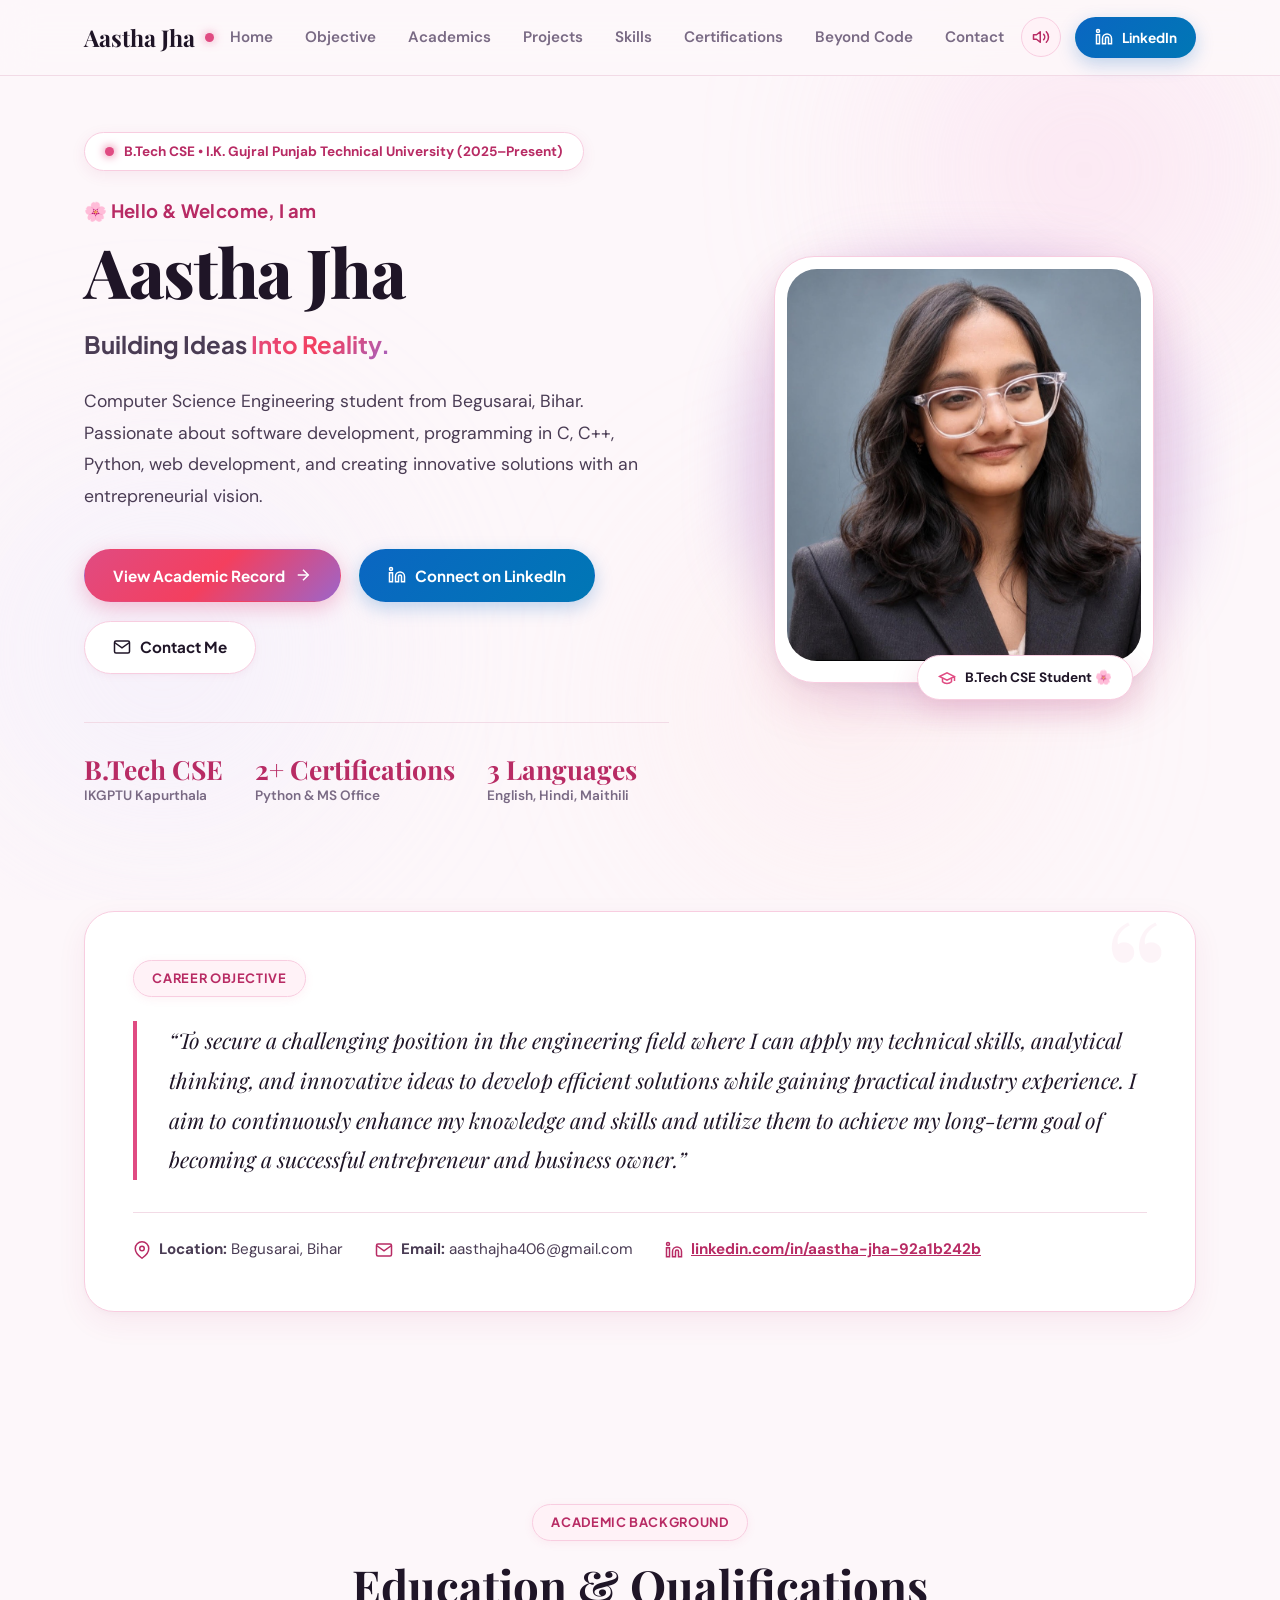
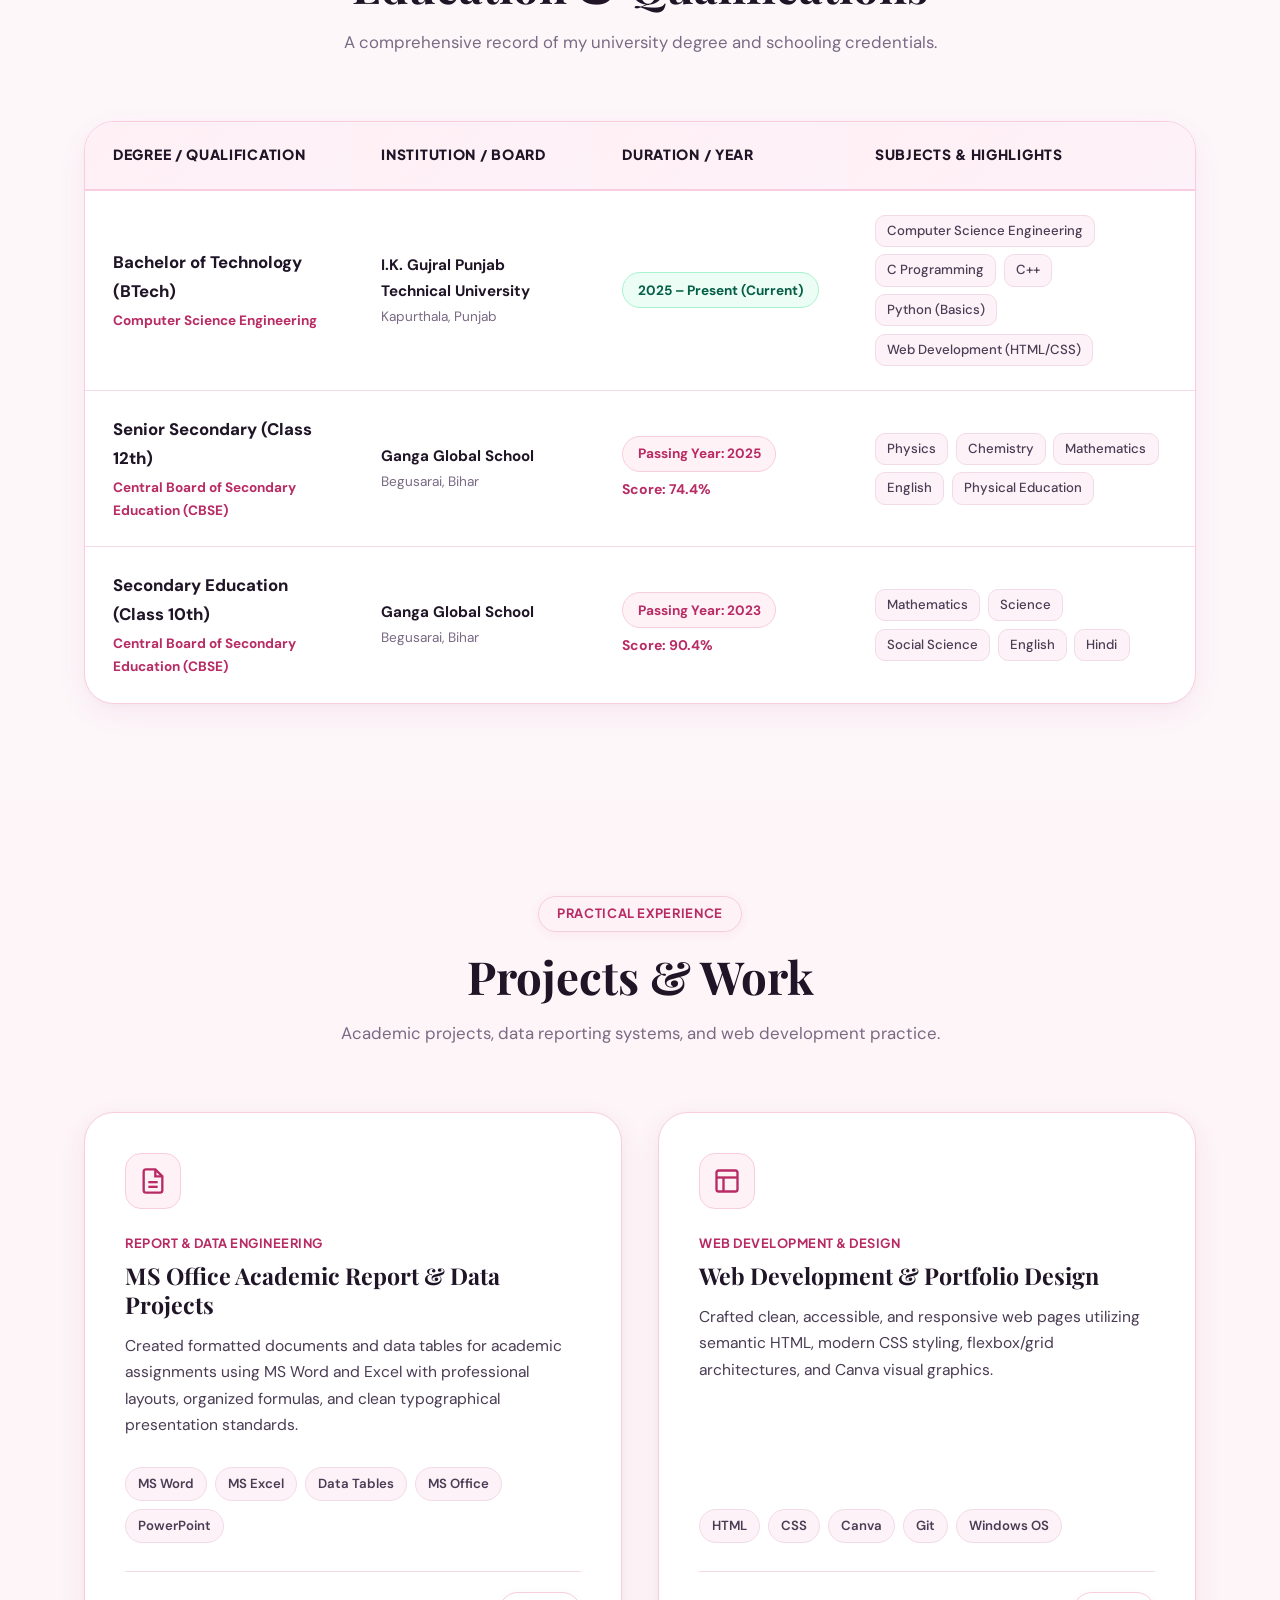
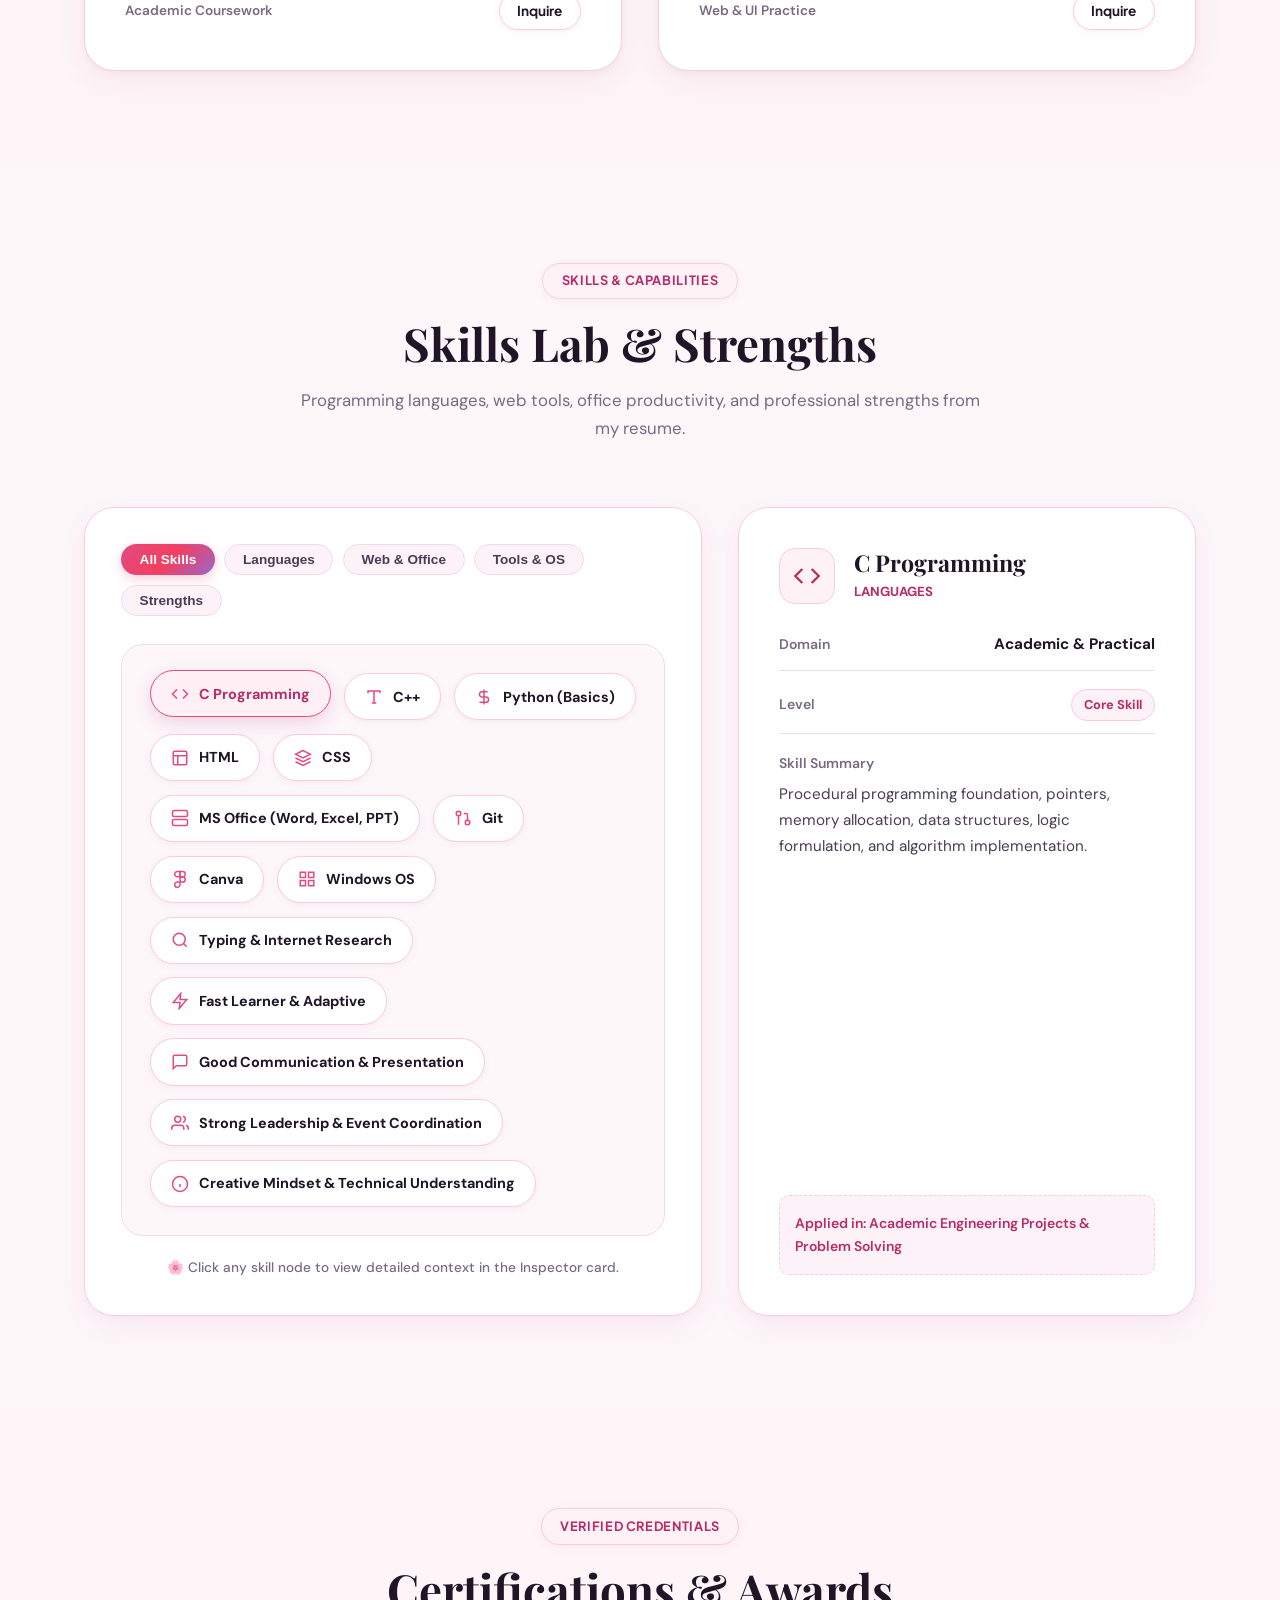
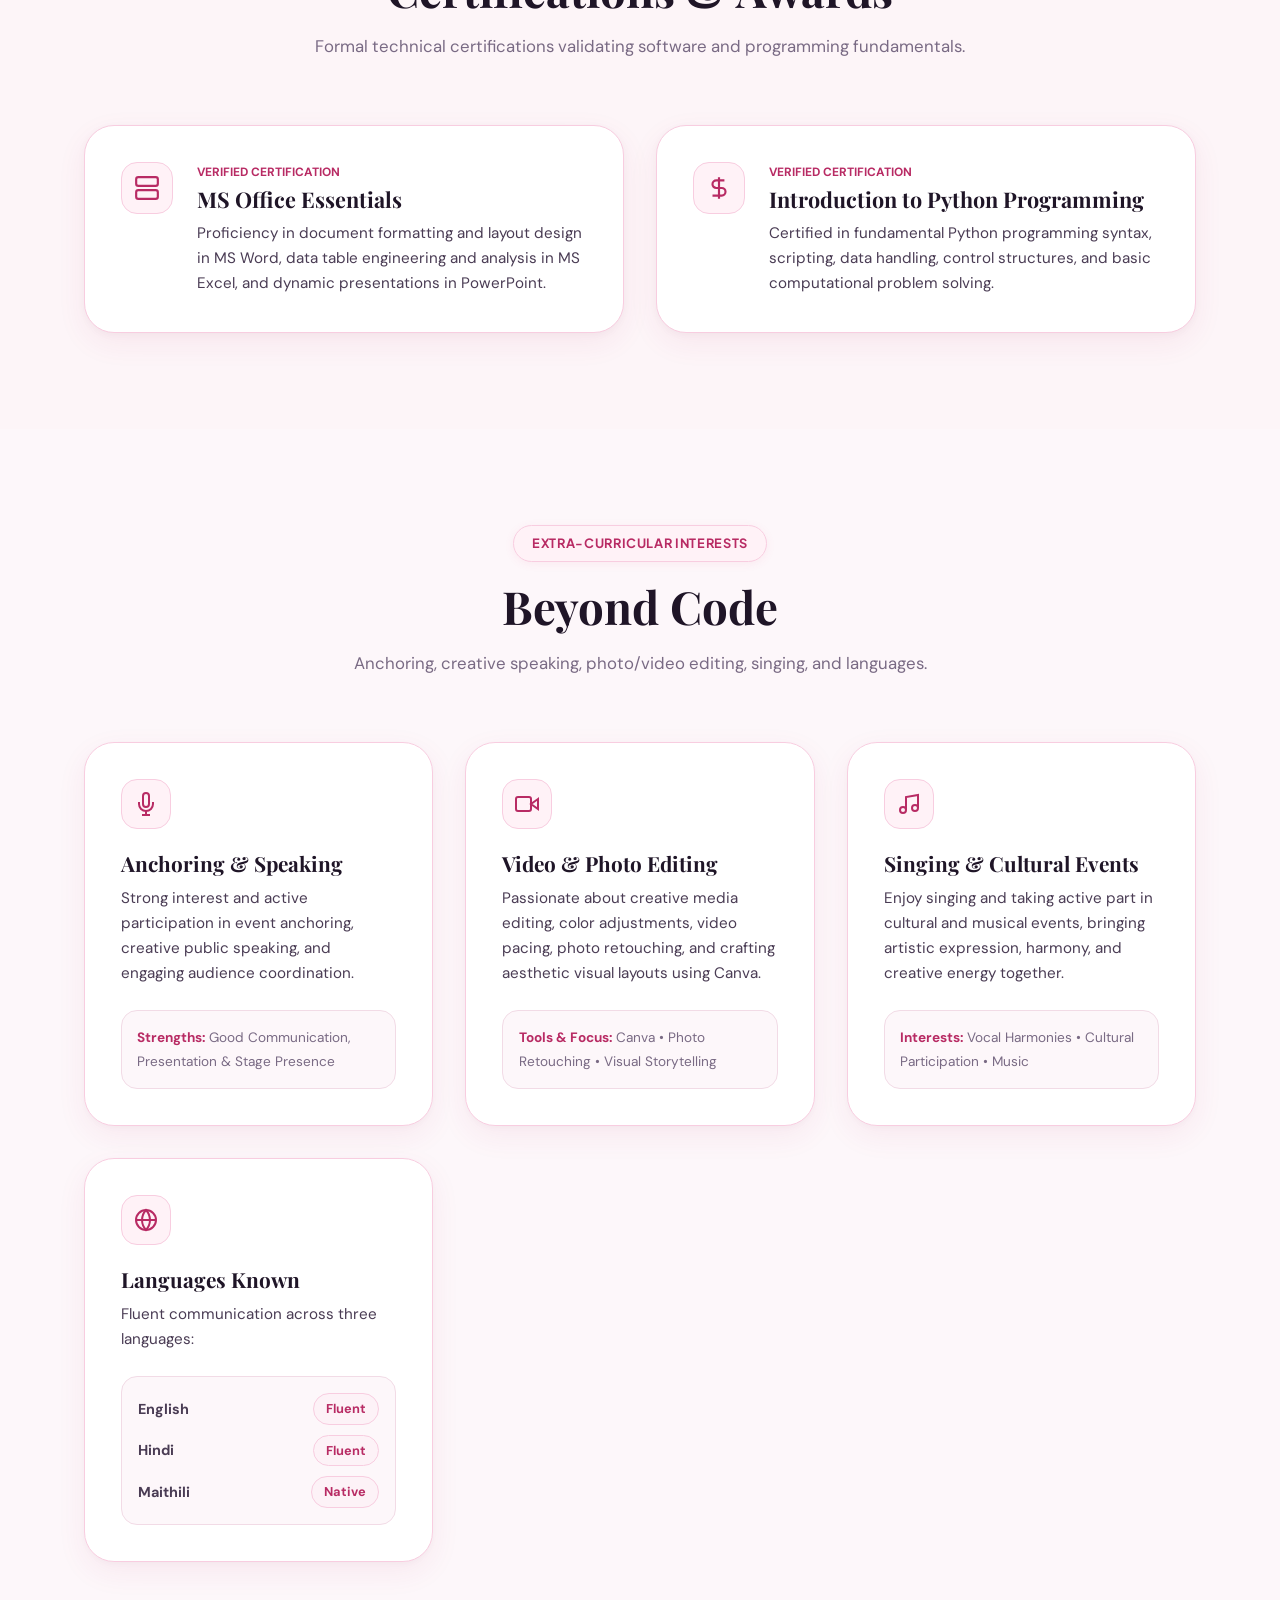
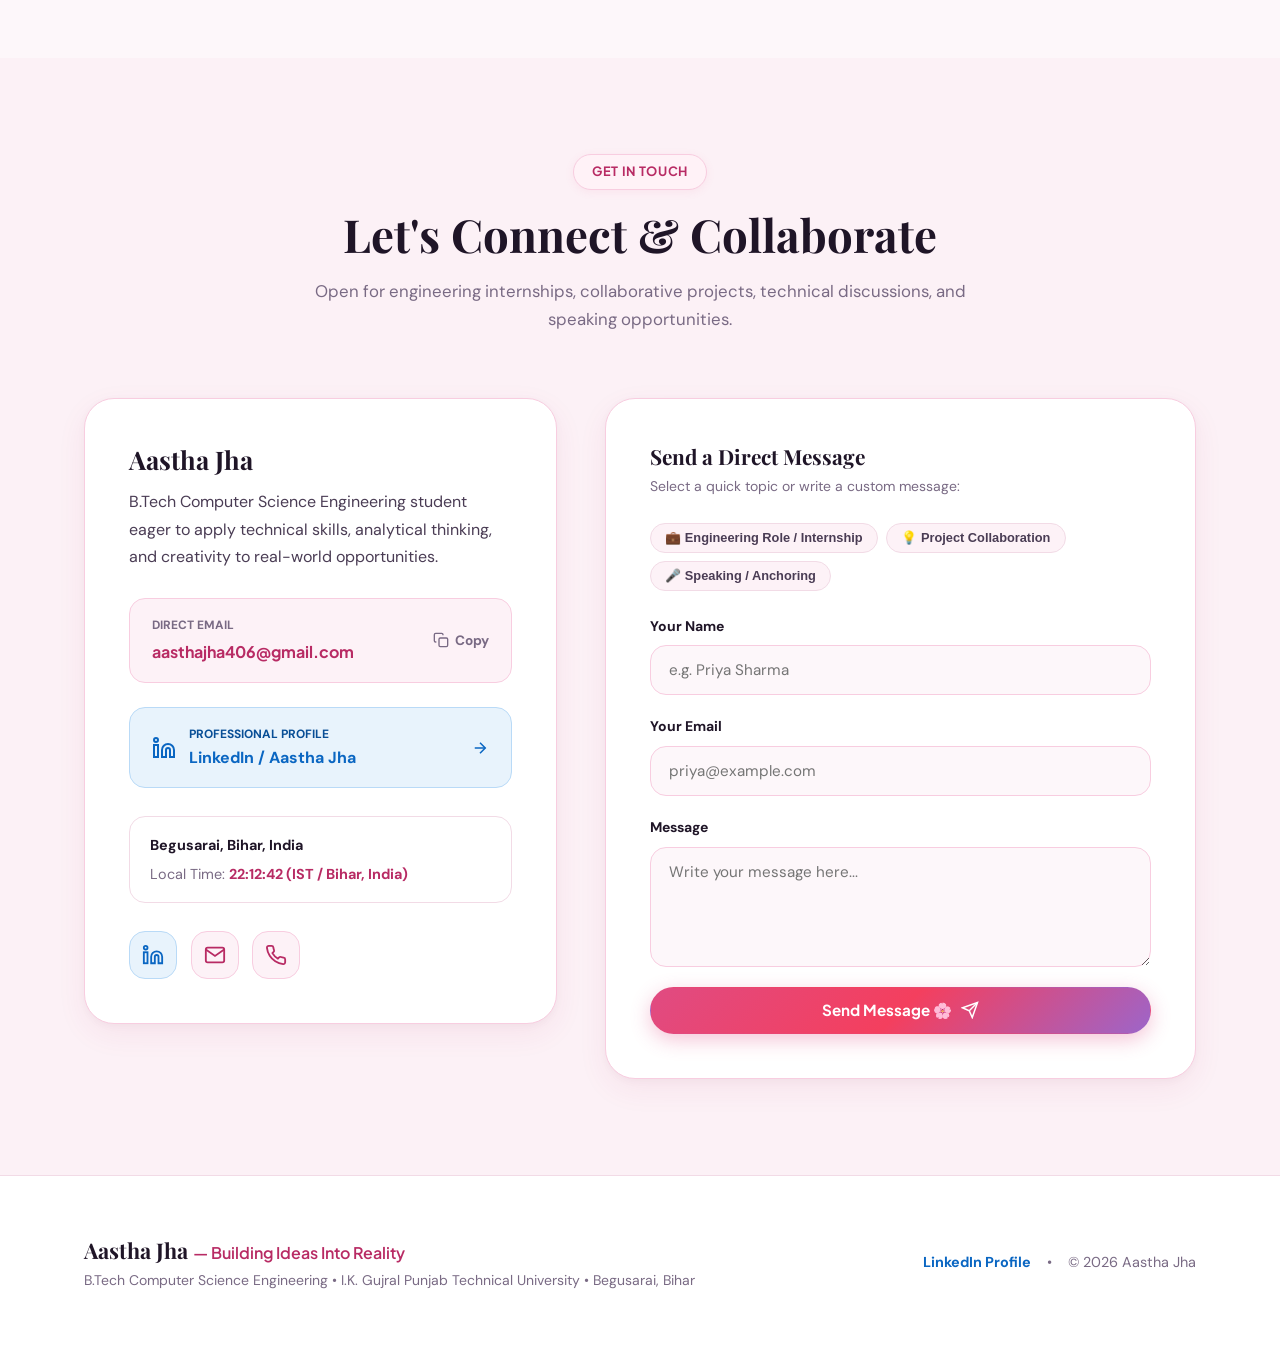
<file: index.html>
<!DOCTYPE html>
<html lang="en">
<head>
  <meta charset="UTF-8">
  <meta name="viewport" content="width=device-width, initial-scale=1.0">
  <meta name="description" content="Aastha Jha — Building Ideas Into Reality. B.Tech Computer Science Engineering student at I.K. Gujral Punjab Technical University. Portfolio showcasing academic background, technical skills, projects, and creative activities.">
  <meta name="keywords" content="Aastha Jha, Portfolio, Computer Science Engineering, BTech, C, C++, Python, HTML, CSS, Begusarai, Bihar, IKGPTU">
  <meta name="author" content="Aastha Jha">
  <title>Aastha Jha — Building Ideas Into Reality</title>
  
  <!-- CSS Stylesheets -->
  <link rel="stylesheet" href="css/main.css">
  <link rel="stylesheet" href="css/components.css">
  <link rel="stylesheet" href="css/responsive.css">
  
  <!-- Favicon -->
  <link rel="icon" href="data:image/svg+xml,<svg xmlns='http://www.w3.org/2000/svg' viewBox='0 0 100 100'><text y='.9em' font-size='90'>🌸</text></svg>">
</head>
<body>

  <!-- Top Scroll Progress Indicator -->
  <div id="scroll-progress" aria-hidden="true"></div>

  <!-- Toast Notification Container -->
  <div class="toast-container" id="toast-container" aria-live="polite"></div>

  <!-- Soft Background Decorative Blobs -->
  <div class="soft-bg-decor" aria-hidden="true">
    <div class="decor-blob decor-blob-1"></div>
    <div class="decor-blob decor-blob-2"></div>
    <div class="decor-blob decor-blob-3"></div>
  </div>

  <!-- ==========================================================================
       HEADER & NAVIGATION BAR
       ========================================================================== -->
  <header class="navbar" id="navbar">
    <div class="container nav-container">
      <a href="#hero" class="nav-brand" aria-label="Aastha Jha Home">
        <span>Aastha Jha</span>
        <span class="brand-dot"></span>
      </a>

      <nav aria-label="Main Navigation">
        <ul class="nav-menu" id="nav-menu">
          <li><a href="#hero" class="nav-link">Home</a></li>
          <li><a href="#about" class="nav-link">Objective</a></li>
          <li><a href="#academics" class="nav-link">Academics</a></li>
          <li><a href="#projects" class="nav-link">Projects</a></li>
          <li><a href="#skills" class="nav-link">Skills</a></li>
          <li><a href="#certifications" class="nav-link">Certifications</a></li>
          <li><a href="#beyond" class="nav-link">Beyond Code</a></li>
          <li><a href="#contact" class="nav-link">Contact</a></li>
        </ul>
      </nav>

      <div class="nav-actions">
        <!-- Audio Synthesizer Toggle Button -->
        <button class="audio-toggle-btn" id="audio-toggle" title="Toggle Soft Melodic FX" aria-label="Toggle Sound Effects">
          <svg viewBox="0 0 24 24" fill="none" stroke-width="2" stroke-linecap="round" stroke-linejoin="round">
            <polygon points="11 5 6 9 2 9 2 15 6 15 11 19 11 5"></polygon>
            <path d="M19.07 4.93a10 10 0 0 1 0 14.14M15.54 8.46a5 5 0 0 1 0 7.07"></path>
          </svg>
        </button>

        <!-- LinkedIn Direct Link in Navbar -->
        <a href="https://www.linkedin.com/in/aastha-jha-92a1b242b" target="_blank" rel="noopener noreferrer" class="btn btn-linkedin" style="padding: 0.48rem 1.15rem; font-size: 0.85rem;">
          <svg viewBox="0 0 24 24" fill="none" stroke="currentColor" stroke-width="2"><path d="M16 8a6 6 0 0 1 6 6v7h-4v-7a2 2 0 0 0-2-2 2 2 0 0 0-2 2v7h-4v-7a6 6 0 0 1 6-6z"></path><rect x="2" y="9" width="4" height="12"></rect><circle cx="4" cy="4" r="2"></circle></svg>
          <span>LinkedIn</span>
        </a>

        <!-- Mobile Hamburger Button -->
        <button class="mobile-toggle" id="mobile-toggle" aria-label="Toggle Navigation Menu">
          <span></span>
          <span></span>
          <span></span>
        </button>
      </div>
    </div>
  </header>

  <main>
    <!-- ==========================================================================
         HERO SECTION (WITH PROFILE PICTURE & LINKEDIN)
         ========================================================================== -->
    <section class="hero-section" id="hero">
      <div class="container">
        <div class="hero-grid">
          
          <!-- Left Column: Content -->
          <div class="hero-content">
            <div class="hero-status-pill reveal">
              <span class="status-dot"></span>
              <span>B.Tech CSE &bull; I.K. Gujral Punjab Technical University (2025–Present)</span>
            </div>

            <div class="hero-greeting reveal reveal-delay-1">
              🌸 Hello &amp; Welcome, I am
            </div>

            <h1 class="hero-title reveal reveal-delay-2">
              Aastha Jha
            </h1>

            <div class="hero-subtitle reveal reveal-delay-2">
              Building Ideas <span class="gradient-text">Into Reality.</span>
            </div>

            <p class="hero-description reveal reveal-delay-3">
              Computer Science Engineering student from Begusarai, Bihar. Passionate about software development, programming in C, C++, Python, web development, and creating innovative solutions with an entrepreneurial vision.
            </p>

            <div class="hero-actions reveal reveal-delay-3">
              <a href="#academics" class="btn btn-primary">
                <span>View Academic Record</span>
                <svg viewBox="0 0 24 24" fill="none" stroke="currentColor" stroke-width="2"><line x1="5" y1="12" x2="19" y2="12"></line><polyline points="12 5 19 12 12 19"></polyline></svg>
              </a>

              <a href="https://www.linkedin.com/in/aastha-jha-92a1b242b" target="_blank" rel="noopener noreferrer" class="btn btn-linkedin">
                <svg viewBox="0 0 24 24" fill="none" stroke="currentColor" stroke-width="2"><path d="M16 8a6 6 0 0 1 6 6v7h-4v-7a2 2 0 0 0-2-2 2 2 0 0 0-2 2v7h-4v-7a6 6 0 0 1 6-6z"></path><rect x="2" y="9" width="4" height="12"></rect><circle cx="4" cy="4" r="2"></circle></svg>
                <span>Connect on LinkedIn</span>
              </a>

              <a href="#contact" class="btn btn-secondary">
                <svg viewBox="0 0 24 24" fill="none" stroke="currentColor" stroke-width="2"><path d="M4 4h16c1.1 0 2 .9 2 2v12c0 1.1-.9 2-2 2H4c-1.1 0-2-.9-2-2V6c0-1.1.9-2 2-2z"></path><polyline points="22,6 12,13 2,6"></polyline></svg>
                <span>Contact Me</span>
              </a>
            </div>

            <div class="hero-highlights reveal reveal-delay-3">
              <div class="highlight-item">
                <span class="highlight-val">B.Tech CSE</span>
                <span class="highlight-lbl">IKGPTU Kapurthala</span>
              </div>
              <div class="highlight-item">
                <span class="highlight-val">2+ Certifications</span>
                <span class="highlight-lbl">Python &amp; MS Office</span>
              </div>
              <div class="highlight-item">
                <span class="highlight-val">3 Languages</span>
                <span class="highlight-lbl">English, Hindi, Maithili</span>
              </div>
            </div>
          </div>

          <!-- Right Column: Profile Picture Frame -->
          <div class="hero-image-wrapper reveal reveal-delay-2">
            <div class="profile-frame">
              <img src="images/aastha.jpg" alt="Aastha Jha Portrait" class="profile-img" loading="eager">
              <div class="profile-badge-floating">
                <svg viewBox="0 0 24 24" fill="none" stroke="currentColor" stroke-width="2"><path d="M22 10v6M2 10l10-5 10 5-10 5z"></path><path d="M6 12v5c3 3 9 3 12 0v-5"></path></svg>
                <span>B.Tech CSE Student 🌸</span>
              </div>
            </div>
          </div>

        </div>
      </div>
    </section>

    <!-- ==========================================================================
         SECTION: CAREER OBJECTIVE
         ========================================================================== -->
    <section class="objective-section" id="about" style="padding-top: 1rem;">
      <div class="container">
        <div class="objective-card reveal">
          <div class="section-tag" style="margin-bottom: 1.5rem;">
            <span>Career Objective</span>
          </div>

          <blockquote class="objective-quote">
            “To secure a challenging position in the engineering field where I can apply my technical skills, analytical thinking, and innovative ideas to develop efficient solutions while gaining practical industry experience. I aim to continuously enhance my knowledge and skills and utilize them to achieve my long-term goal of becoming a successful entrepreneur and business owner.”
          </blockquote>

          <div class="objective-meta">
            <div class="meta-item">
              <svg viewBox="0 0 24 24" fill="none" stroke="currentColor" stroke-width="2"><path d="M21 10c0 7-9 13-9 13s-9-6-9-13a9 9 0 0 1 18 0z"></path><circle cx="12" cy="10" r="3"></circle></svg>
              <span><strong>Location:</strong> Begusarai, Bihar</span>
            </div>
            <div class="meta-item">
              <svg viewBox="0 0 24 24" fill="none" stroke="currentColor" stroke-width="2"><path d="M4 4h16c1.1 0 2 .9 2 2v12c0 1.1-.9 2-2 2H4c-1.1 0-2-.9-2-2V6c0-1.1.9-2 2-2z"></path><polyline points="22,6 12,13 2,6"></polyline></svg>
              <span><strong>Email:</strong> aasthajha406@gmail.com</span>
            </div>
            <div class="meta-item">
              <svg viewBox="0 0 24 24" fill="none" stroke="currentColor" stroke-width="2"><path d="M16 8a6 6 0 0 1 6 6v7h-4v-7a2 2 0 0 0-2-2 2 2 0 0 0-2 2v7h-4v-7a6 6 0 0 1 6-6z"></path><rect x="2" y="9" width="4" height="12"></rect><circle cx="4" cy="4" r="2"></circle></svg>
              <a href="https://www.linkedin.com/in/aastha-jha-92a1b242b" target="_blank" rel="noopener noreferrer" style="color: var(--accent-pink-dark); font-weight: 700; text-decoration: underline;">linkedin.com/in/aastha-jha-92a1b242b</a>
            </div>
          </div>
        </div>
      </div>
    </section>

    <!-- ==========================================================================
         SECTION: ACADEMIC DETAILS (STRUCTURED TABLE FORMAT)
         ========================================================================== -->
    <section class="academics-section" id="academics">
      <div class="container">
        
        <div class="section-header reveal">
          <div class="section-tag">
            <span>Academic Background</span>
          </div>
          <h2 class="section-title">Education &amp; Qualifications</h2>
          <p class="section-subtitle">
            A comprehensive record of my university degree and schooling credentials.
          </p>
        </div>

        <div class="academic-table-card reveal">
          <div class="table-responsive-wrapper">
            <table class="academic-table">
              <thead>
                <tr>
                  <th>Degree / Qualification</th>
                  <th>Institution / Board</th>
                  <th>Duration / Year</th>
                  <th>Subjects &amp; Highlights</th>
                </tr>
              </thead>
              <tbody>
                <!-- Row 1: BTech CSE -->
                <tr>
                  <td>
                    <div class="course-title">Bachelor of Technology (BTech)</div>
                    <div class="course-sub">Computer Science Engineering</div>
                  </td>
                  <td>
                    <div class="inst-name">I.K. Gujral Punjab Technical University</div>
                    <div class="inst-loc">Kapurthala, Punjab</div>
                  </td>
                  <td>
                    <span class="badge-year badge-current">2025 – Present (Current)</span>
                  </td>
                  <td>
                    <div class="subject-pills">
                      <span class="sub-pill">Computer Science Engineering</span>
                      <span class="sub-pill">C Programming</span>
                      <span class="sub-pill">C++</span>
                      <span class="sub-pill">Python (Basics)</span>
                      <span class="sub-pill">Web Development (HTML/CSS)</span>
                    </div>
                  </td>
                </tr>

                <!-- Row 2: Class 12th CBSE -->
                <tr>
                  <td>
                    <div class="course-title">Senior Secondary (Class 12th)</div>
                    <div class="course-sub">Central Board of Secondary Education (CBSE)</div>
                  </td>
                  <td>
                    <div class="inst-name">Ganga Global School</div>
                    <div class="inst-loc">Begusarai, Bihar</div>
                  </td>
                  <td>
                    <span class="badge-year">Passing Year: 2025</span>
                    <div style="margin-top: 0.35rem; font-weight: 700; font-size: 0.875rem; color: var(--accent-pink-dark);">Score: 74.4%</div>
                  </td>
                  <td>
                    <div class="subject-pills">
                      <span class="sub-pill">Physics</span>
                      <span class="sub-pill">Chemistry</span>
                      <span class="sub-pill">Mathematics</span>
                      <span class="sub-pill">English</span>
                      <span class="sub-pill">Physical Education</span>
                    </div>
                  </td>
                </tr>

                <!-- Row 3: Class 10th CBSE -->
                <tr>
                  <td>
                    <div class="course-title">Secondary Education (Class 10th)</div>
                    <div class="course-sub">Central Board of Secondary Education (CBSE)</div>
                  </td>
                  <td>
                    <div class="inst-name">Ganga Global School</div>
                    <div class="inst-loc">Begusarai, Bihar</div>
                  </td>
                  <td>
                    <span class="badge-year">Passing Year: 2023</span>
                    <div style="margin-top: 0.35rem; font-weight: 700; font-size: 0.875rem; color: var(--accent-pink-dark);">Score: 90.4%</div>
                  </td>
                  <td>
                    <div class="subject-pills">
                      <span class="sub-pill">Mathematics</span>
                      <span class="sub-pill">Science</span>
                      <span class="sub-pill">Social Science</span>
                      <span class="sub-pill">English</span>
                      <span class="sub-pill">Hindi</span>
                    </div>
                  </td>
                </tr>
              </tbody>
            </table>
          </div>
        </div>

      </div>
    </section>

    <!-- ==========================================================================
         SECTION: PROJECTS & EXPERIENCES
         ========================================================================== -->
    <section class="projects-section" id="projects" style="background: #fdf5f8;">
      <div class="container">

        <div class="section-header reveal">
          <div class="section-tag">
            <span>Practical Experience</span>
          </div>
          <h2 class="section-title">Projects &amp; Work</h2>
          <p class="section-subtitle">
            Academic projects, data reporting systems, and web development practice.
          </p>
        </div>

        <div class="projects-grid">

          <!-- Project 1: MS Office Based Report Projects -->
          <div class="project-card reveal">
            <div class="project-icon-box">
              <svg viewBox="0 0 24 24" fill="none" stroke="currentColor" stroke-width="2"><path d="M14 2H6a2 2 0 0 0-2 2v16a2 2 0 0 0 2 2h12a2 2 0 0 0 2-2V8z"></path><polyline points="14 2 14 8 20 8"></polyline><line x1="16" y1="13" x2="8" y2="13"></line><line x1="16" y1="17" x2="8" y2="17"></line></svg>
            </div>
            <div class="project-category">Report &amp; Data Engineering</div>
            <h3 class="project-title">MS Office Academic Report &amp; Data Projects</h3>
            <p class="project-desc">
              Created formatted documents and data tables for academic assignments using MS Word and Excel with professional layouts, organized formulas, and clean typographical presentation standards.
            </p>

            <div class="project-techs">
              <span class="tech-tag">MS Word</span>
              <span class="tech-tag">MS Excel</span>
              <span class="tech-tag">Data Tables</span>
              <span class="tech-tag">MS Office</span>
              <span class="tech-tag">PowerPoint</span>
            </div>

            <div style="display: flex; justify-content: space-between; align-items: center; padding-top: 1.25rem; border-top: 1px solid var(--border-light);">
              <span style="font-size: 0.85rem; color: var(--text-muted); font-weight: 600;">Academic Coursework</span>
              <a href="#contact" class="btn btn-secondary" style="padding: 0.4rem 1.1rem; font-size: 0.85rem;">Inquire</a>
            </div>
          </div>

          <!-- Project 2: Web Development & Layouts -->
          <div class="project-card reveal reveal-delay-1">
            <div class="project-icon-box">
              <svg viewBox="0 0 24 24" fill="none" stroke="currentColor" stroke-width="2"><rect x="3" y="3" width="18" height="18" rx="2"/><path d="M3 9h18"/><path d="M9 21V9"/></svg>
            </div>
            <div class="project-category">Web Development &amp; Design</div>
            <h3 class="project-title">Web Development &amp; Portfolio Design</h3>
            <p class="project-desc">
              Crafted clean, accessible, and responsive web pages utilizing semantic HTML, modern CSS styling, flexbox/grid architectures, and Canva visual graphics.
            </p>

            <div class="project-techs">
              <span class="tech-tag">HTML</span>
              <span class="tech-tag">CSS</span>
              <span class="tech-tag">Canva</span>
              <span class="tech-tag">Git</span>
              <span class="tech-tag">Windows OS</span>
            </div>

            <div style="display: flex; justify-content: space-between; align-items: center; padding-top: 1.25rem; border-top: 1px solid var(--border-light);">
              <span style="font-size: 0.85rem; color: var(--text-muted); font-weight: 600;">Web &amp; UI Practice</span>
              <a href="#contact" class="btn btn-secondary" style="padding: 0.4rem 1.1rem; font-size: 0.85rem;">Inquire</a>
            </div>
          </div>

        </div>

      </div>
    </section>

    <!-- ==========================================================================
         SECTION: SKILLS LAB & TECH ECOSYSTEM
         ========================================================================== -->
    <section class="skills-section" id="skills">
      <div class="container">

        <div class="section-header reveal">
          <div class="section-tag">
            <span>Skills &amp; Capabilities</span>
          </div>
          <h2 class="section-title">Skills Lab &amp; Strengths</h2>
          <p class="section-subtitle">
            Programming languages, web tools, office productivity, and professional strengths from my resume.
          </p>
        </div>

        <div class="skills-lab-container">
          
          <!-- Interactive Skill Cloud -->
          <div class="skills-arena-card reveal">
            <div class="skill-category-tabs">
              <button class="skill-tab-btn active" data-category="all">All Skills</button>
              <button class="skill-tab-btn" data-category="languages">Languages</button>
              <button class="skill-tab-btn" data-category="web">Web &amp; Office</button>
              <button class="skill-tab-btn" data-category="tools">Tools &amp; OS</button>
              <button class="skill-tab-btn" data-category="strengths">Strengths</button>
            </div>

            <div class="skills-nodes-cloud" id="skills-cloud">
              <!-- Rendered dynamically by skills-lab.js -->
            </div>
            
            <p style="font-size: 0.85rem; color: var(--text-muted); text-align: center; margin-top: 1.25rem; font-weight: 500;">
              🌸 Click any skill node to view detailed context in the Inspector card.
            </p>
          </div>

          <!-- Dynamic Skill Matrix Inspector -->
          <div class="skills-inspector-card reveal reveal-delay-1" id="skills-inspector">
            <div>
              <div class="inspector-header">
                <div class="inspector-icon-box" id="inspector-icon">
                  <svg viewBox="0 0 24 24" fill="none" stroke="currentColor" stroke-width="2"><path d="M16 18l6-6-6-6"/><path d="M8 6l-6 6 6 6"/></svg>
                </div>
                <div class="inspector-title-area">
                  <h3 id="inspector-title">C Programming</h3>
                  <p id="inspector-category">LANGUAGES</p>
                </div>
              </div>

              <div class="inspector-body">
                <div class="inspector-stat-row">
                  <span class="inspector-label">Domain</span>
                  <span class="inspector-value" id="inspector-domain">Academic &amp; Practical</span>
                </div>
                <div class="inspector-stat-row">
                  <span class="inspector-label">Level</span>
                  <span class="proficiency-pill" id="inspector-level">Core Skill</span>
                </div>
                <div>
                  <span class="inspector-label" style="display: block; margin-bottom: 0.4rem;">Skill Summary</span>
                  <p class="inspector-summary" id="inspector-summary">
                    Procedural programming foundation, pointers, memory allocation, data structures, logic formulation, and algorithm implementation.
                  </p>
                </div>
              </div>
            </div>

            <div class="inspector-projects" id="inspector-projects">
              Applied in: Academic Engineering Projects &amp; Problem Solving
            </div>
          </div>

        </div>

      </div>
    </section>

    <!-- ==========================================================================
         SECTION: CERTIFICATIONS & AWARDS
         ========================================================================== -->
    <section class="certifications-section" id="certifications" style="background: #fdf5f8;">
      <div class="container">
        
        <div class="section-header reveal">
          <div class="section-tag">
            <span>Verified Credentials</span>
          </div>
          <h2 class="section-title">Certifications &amp; Awards</h2>
          <p class="section-subtitle">
            Formal technical certifications validating software and programming fundamentals.
          </p>
        </div>

        <div class="cert-grid">
          
          <!-- Cert 1: MS Office Essentials -->
          <div class="cert-card reveal">
            <div class="cert-icon-wrap">
              <svg viewBox="0 0 24 24" fill="none" stroke="currentColor" stroke-width="2"><rect x="2" y="2" width="20" height="8" rx="2"/><rect x="2" y="14" width="20" height="8" rx="2"/><line x1="6" y1="6" x2="6.01" y2="6"/><line x1="6" y1="18" x2="6.01" y2="18"/></svg>
            </div>
            <div>
              <div style="font-size: 0.75rem; color: var(--accent-pink-dark); font-weight: 700; text-transform: uppercase; margin-bottom: 0.25rem;">Verified Certification</div>
              <h3 style="font-size: 1.35rem; margin-bottom: 0.5rem; color: var(--text-dark);">MS Office Essentials</h3>
              <p style="font-size: 0.95rem; color: var(--text-body); line-height: 1.65;">
                Proficiency in document formatting and layout design in MS Word, data table engineering and analysis in MS Excel, and dynamic presentations in PowerPoint.
              </p>
            </div>
          </div>

          <!-- Cert 2: Intro to Python Programming -->
          <div class="cert-card reveal reveal-delay-1">
            <div class="cert-icon-wrap">
              <svg viewBox="0 0 24 24" fill="none" stroke="currentColor" stroke-width="2"><path d="M12 2v20M17 5H9.5a3.5 3.5 0 0 0 0 7h5a3.5 3.5 0 0 1 0 7H6"/></svg>
            </div>
            <div>
              <div style="font-size: 0.75rem; color: var(--accent-pink-dark); font-weight: 700; text-transform: uppercase; margin-bottom: 0.25rem;">Verified Certification</div>
              <h3 style="font-size: 1.35rem; margin-bottom: 0.5rem; color: var(--text-dark);">Introduction to Python Programming</h3>
              <p style="font-size: 0.95rem; color: var(--text-body); line-height: 1.65;">
                Certified in fundamental Python programming syntax, scripting, data handling, control structures, and basic computational problem solving.
              </p>
            </div>
          </div>

        </div>

      </div>
    </section>

    <!-- ==========================================================================
         SECTION: BEYOND CODE (EXTRA-CURRICULAR ACTIVITIES & LANGUAGES)
         ========================================================================== -->
    <section class="beyond-section" id="beyond">
      <div class="container">

        <div class="section-header reveal">
          <div class="section-tag">
            <span>Extra-Curricular Interests</span>
          </div>
          <h2 class="section-title">Beyond Code</h2>
          <p class="section-subtitle">
            Anchoring, creative speaking, photo/video editing, singing, and languages.
          </p>
        </div>

        <div class="beyond-grid">

          <!-- Activity 1: Anchoring & Creative Speaking -->
          <div class="beyond-card reveal">
            <div class="beyond-icon-wrap">
              <svg viewBox="0 0 24 24" fill="none" stroke="currentColor" stroke-width="2"><path d="M12 1a3 3 0 0 0-3 3v8a3 3 0 0 0 6 0V4a3 3 0 0 0-3-3z"></path><path d="M19 10v2a7 7 0 0 1-14 0v-2"></path><line x1="12" y1="19" x2="12" y2="23"></line><line x1="8" y1="23" x2="16" y2="23"></line></svg>
            </div>
            <h3 class="beyond-title">Anchoring &amp; Speaking</h3>
            <p class="beyond-desc">
              Strong interest and active participation in event anchoring, creative public speaking, and engaging audience coordination.
            </p>

            <div style="background: #fdf7fa; border: 1px solid var(--border-light); border-radius: var(--radius-md); padding: 0.95rem; font-size: 0.85rem; color: var(--text-muted);">
              <span style="font-weight: 700; color: var(--accent-pink-dark);">Strengths:</span> Good Communication, Presentation &amp; Stage Presence
            </div>
          </div>

          <!-- Activity 2: Video & Photo Editing -->
          <div class="beyond-card reveal reveal-delay-1">
            <div class="beyond-icon-wrap">
              <svg viewBox="0 0 24 24" fill="none" stroke="currentColor" stroke-width="2"><polygon points="23 7 16 12 23 17 23 7"></polygon><rect x="1" y="5" width="15" height="14" rx="2" ry="2"></rect></svg>
            </div>
            <h3 class="beyond-title">Video &amp; Photo Editing</h3>
            <p class="beyond-desc">
              Passionate about creative media editing, color adjustments, video pacing, photo retouching, and crafting aesthetic visual layouts using Canva.
            </p>

            <div style="background: #fdf7fa; border: 1px solid var(--border-light); border-radius: var(--radius-md); padding: 0.95rem; font-size: 0.85rem; color: var(--text-muted);">
              <span style="font-weight: 700; color: var(--accent-pink-dark);">Tools &amp; Focus:</span> Canva &bull; Photo Retouching &bull; Visual Storytelling
            </div>
          </div>

          <!-- Activity 3: Singing & Cultural Activities -->
          <div class="beyond-card reveal reveal-delay-2">
            <div class="beyond-icon-wrap">
              <svg viewBox="0 0 24 24" fill="none" stroke="currentColor" stroke-width="2"><path d="M9 18V5l12-2v13"></path><circle cx="6" cy="18" r="3"></circle><circle cx="18" cy="16" r="3"></circle></svg>
            </div>
            <h3 class="beyond-title">Singing &amp; Cultural Events</h3>
            <p class="beyond-desc">
              Enjoy singing and taking active part in cultural and musical events, bringing artistic expression, harmony, and creative energy together.
            </p>

            <div style="background: #fdf7fa; border: 1px solid var(--border-light); border-radius: var(--radius-md); padding: 0.95rem; font-size: 0.85rem; color: var(--text-muted);">
              <span style="font-weight: 700; color: var(--accent-pink-dark);">Interests:</span> Vocal Harmonies &bull; Cultural Participation &bull; Music
            </div>
          </div>

          <!-- Activity 4: Languages Known -->
          <div class="beyond-card reveal reveal-delay-3">
            <div class="beyond-icon-wrap">
              <svg viewBox="0 0 24 24" fill="none" stroke="currentColor" stroke-width="2"><circle cx="12" cy="12" r="10"></circle><line x1="2" y1="12" x2="22" y2="12"></line><path d="M12 2a15.3 15.3 0 0 1 4 10 15.3 15.3 0 0 1-4 10 15.3 15.3 0 0 1-4-10 15.3 15.3 0 0 1 4-10z"></path></svg>
            </div>
            <h3 class="beyond-title">Languages Known</h3>
            <p class="beyond-desc">
              Fluent communication across three languages:
            </p>

            <div style="display: flex; flex-direction: column; gap: 0.6rem; background: #fdf7fa; border: 1px solid var(--border-light); border-radius: var(--radius-md); padding: 1rem;">
              <div style="display: flex; justify-content: space-between; align-items: center;">
                <span style="font-weight: 700; font-size: 0.9rem;">English</span>
                <span class="proficiency-pill">Fluent</span>
              </div>
              <div style="display: flex; justify-content: space-between; align-items: center;">
                <span style="font-weight: 700; font-size: 0.9rem;">Hindi</span>
                <span class="proficiency-pill">Fluent</span>
              </div>
              <div style="display: flex; justify-content: space-between; align-items: center;">
                <span style="font-weight: 700; font-size: 0.9rem;">Maithili</span>
                <span class="proficiency-pill">Native</span>
              </div>
            </div>
          </div>

        </div>

      </div>
    </section>

    <!-- ==========================================================================
         SECTION: CONTACT & CONNECT
         ========================================================================== -->
    <section class="contact-section" id="contact" style="background: #fcf1f6;">
      <div class="container">

        <div class="section-header reveal">
          <div class="section-tag">
            <span>Get in Touch</span>
          </div>
          <h2 class="section-title">Let's Connect &amp; Collaborate</h2>
          <p class="section-subtitle">
            Open for engineering internships, collaborative projects, technical discussions, and speaking opportunities.
          </p>
        </div>

        <div class="contact-wrapper">
          
          <!-- Contact Info & Direct Links -->
          <div class="contact-info-card reveal">
            <h3 style="font-size: 1.6rem; margin-bottom: 0.85rem; color: var(--text-dark);">Aastha Jha</h3>
            <p style="color: var(--text-body); line-height: 1.7; margin-bottom: 1.75rem;">
              B.Tech Computer Science Engineering student eager to apply technical skills, analytical thinking, and creativity to real-world opportunities.
            </p>

            <!-- 1-Click Copy Email Box -->
            <div class="email-copy-box" id="copy-email-btn" title="Click to copy email address">
              <div>
                <div style="font-size: 0.75rem; color: var(--text-muted); text-transform: uppercase; margin-bottom: 0.15rem; font-weight: 700;">Direct Email</div>
                <span class="email-address">aasthajha406@gmail.com</span>
              </div>
              <span class="copy-indicator">
                <svg viewBox="0 0 24 24" fill="none" stroke="currentColor" stroke-width="2"><rect x="9" y="9" width="13" height="13" rx="2" ry="2"></rect><path d="M5 15H4a2 2 0 0 1-2-2V4a2 2 0 0 1 2-2h9a2 2 0 0 1 2 2v1"></path></svg>
                Copy
              </span>
            </div>

            <!-- LinkedIn Card Link -->
            <a href="https://www.linkedin.com/in/aastha-jha-92a1b242b" target="_blank" rel="noopener noreferrer" style="display: flex; align-items: center; justify-content: space-between; background: #e8f3fc; border: 1.5px solid #b9daf7; padding: 1rem 1.35rem; border-radius: var(--radius-md); margin-bottom: 1.75rem; color: #0a66c2; text-decoration: none; transition: all 0.2s ease;">
              <div style="display: flex; align-items: center; gap: 0.85rem;">
                <svg viewBox="0 0 24 24" width="24" height="24" fill="none" stroke="currentColor" stroke-width="2"><path d="M16 8a6 6 0 0 1 6 6v7h-4v-7a2 2 0 0 0-2-2 2 2 0 0 0-2 2v7h-4v-7a6 6 0 0 1 6-6z"></path><rect x="2" y="9" width="4" height="12"></rect><circle cx="4" cy="4" r="2"></circle></svg>
                <div>
                  <div style="font-size: 0.75rem; color: #084e96; text-transform: uppercase; font-weight: 700;">Professional Profile</div>
                  <strong style="font-size: 1rem;">LinkedIn / Aastha Jha</strong>
                </div>
              </div>
              <svg viewBox="0 0 24 24" width="18" height="18" fill="none" stroke="currentColor" stroke-width="2"><line x1="5" y1="12" x2="19" y2="12"></line><polyline points="12 5 19 12 12 19"></polyline></svg>
            </a>

            <!-- Location & Time -->
            <div style="background: #ffffff; border: 1px solid var(--border-light); border-radius: var(--radius-md); padding: 1rem 1.25rem; margin-bottom: 1.75rem; font-size: 0.9rem;">
              <div style="color: var(--text-dark); font-weight: 700; margin-bottom: 0.25rem;">Begusarai, Bihar, India</div>
              <div style="color: var(--text-muted);">Local Time: <span id="live-clock" style="font-weight: 700; color: var(--accent-pink-dark);">--:--:--</span></div>
            </div>

            <!-- Social Links Row -->
            <div class="social-links-row">
              <a href="https://www.linkedin.com/in/aastha-jha-92a1b242b" target="_blank" rel="noopener noreferrer" class="social-btn linkedin-btn" aria-label="LinkedIn Profile" title="LinkedIn">
                <svg viewBox="0 0 24 24" fill="none" stroke="currentColor" stroke-width="2"><path d="M16 8a6 6 0 0 1 6 6v7h-4v-7a2 2 0 0 0-2-2 2 2 0 0 0-2 2v7h-4v-7a6 6 0 0 1 6-6z"></path><rect x="2" y="9" width="4" height="12"></rect><circle cx="4" cy="4" r="2"></circle></svg>
              </a>
              <a href="mailto:aasthajha406@gmail.com" class="social-btn" aria-label="Send Direct Email" title="Send Email">
                <svg viewBox="0 0 24 24" fill="none" stroke="currentColor" stroke-width="2"><path d="M4 4h16c1.1 0 2 .9 2 2v12c0 1.1-.9 2-2 2H4c-1.1 0-2-.9-2-2V6c0-1.1.9-2 2-2z"></path><polyline points="22,6 12,13 2,6"></polyline></svg>
              </a>
              <a href="tel:620013XXXX" class="social-btn" aria-label="Phone" title="Phone: 620013XXXX">
                <svg viewBox="0 0 24 24" fill="none" stroke="currentColor" stroke-width="2"><path d="M22 16.92v3a2 2 0 0 1-2.18 2 19.79 19.79 0 0 1-8.63-3.07 19.5 19.5 0 0 1-6-6 19.79 19.79 0 0 1-3.07-8.67A2 2 0 0 1 4.11 2h3a2 2 0 0 1 2 1.72 12.84 12.84 0 0 0 .7 2.81 2 2 0 0 1-.45 2.11L8.09 9.91a16 16 0 0 0 6 6l1.27-1.27a2 2 0 0 1 2.11-.45 12.84 12.84 0 0 0 2.81.7A2 2 0 0 1 22 16.92z"></path></svg>
              </a>
            </div>

          </div>

          <!-- Interactive Message Composer -->
          <div class="contact-form-card reveal reveal-delay-1">
            <div style="margin-bottom: 1.5rem;">
              <h4 style="font-size: 1.3rem; margin-bottom: 0.4rem; color: var(--text-dark);">Send a Direct Message</h4>
              <p style="font-size: 0.875rem; color: var(--text-muted);">Select a quick topic or write a custom message:</p>
            </div>

            <!-- Quick Prompt Pills -->
            <div class="quick-prompts">
              <button type="button" class="prompt-chip" data-text="Hi Aastha, I would like to discuss an engineering opportunity or internship with you.">💼 Engineering Role / Internship</button>
              <button type="button" class="prompt-chip" data-text="Hi Aastha, let's collaborate on a software or web project!">💡 Project Collaboration</button>
              <button type="button" class="prompt-chip" data-text="Hi Aastha, would love to connect for an anchoring or speaking event.">🎤 Speaking / Anchoring</button>
            </div>

            <form class="contact-form" id="contact-form">
              <div class="form-group">
                <label for="contact-name" class="form-label">Your Name</label>
                <input type="text" id="contact-name" class="form-input" placeholder="e.g. Priya Sharma" required>
              </div>

              <div class="form-group">
                <label for="contact-email" class="form-label">Your Email</label>
                <input type="email" id="contact-email" class="form-input" placeholder="priya@example.com" required>
              </div>

              <div class="form-group">
                <label for="contact-message" class="form-label">Message</label>
                <textarea id="contact-message" class="form-textarea" placeholder="Write your message here..." required></textarea>
              </div>

              <button type="submit" class="btn btn-primary" style="width: 100%;">
                <span>Send Message 🌸</span>
                <svg viewBox="0 0 24 24" fill="none" stroke="currentColor" stroke-width="2"><line x1="22" y1="2" x2="11" y2="13"></line><polygon points="22 2 15 22 11 13 2 9 22 2"></polygon></svg>
              </button>

              <div class="form-success-alert" id="form-success-alert" role="alert"></div>
            </form>
          </div>

        </div>

      </div>
    </section>
  </main>

  <!-- ==========================================================================
       SITE FOOTER
       ========================================================================== -->
  <footer class="site-footer">
    <div class="container footer-content">
      <div class="footer-brand">
        <div class="footer-logo">
          Aastha Jha <span style="color: var(--accent-pink-dark); font-size: 1rem; font-family: var(--font-sans); font-weight: 600;">— Building Ideas Into Reality</span>
        </div>
        <div class="footer-copy">
          B.Tech Computer Science Engineering &bull; I.K. Gujral Punjab Technical University &bull; Begusarai, Bihar
        </div>
      </div>

      <div style="font-size: 0.9rem; color: var(--text-muted); display: flex; align-items: center; gap: 1rem;">
        <a href="https://www.linkedin.com/in/aastha-jha-92a1b242b" target="_blank" rel="noopener noreferrer" style="color: #0a66c2; font-weight: 700;">LinkedIn Profile</a>
        <span>&bull;</span>
        <span>&copy; 2026 Aastha Jha</span>
      </div>
    </div>
  </footer>

  <!-- Floating Back To Top Button -->
  <button class="back-to-top" id="back-to-top" aria-label="Back to top">
    <svg viewBox="0 0 24 24" fill="none" stroke-width="2.5" stroke-linecap="round" stroke-linejoin="round">
      <polyline points="18 15 12 9 6 15"></polyline>
    </svg>
  </button>

  <!-- JavaScript Scripts -->
  <script src="js/audio-fx.js"></script>
  <script src="js/skills-lab.js"></script>
  <script src="js/interactive-game.js"></script>
  <script src="js/app.js"></script>
</body>
</html>
</file>
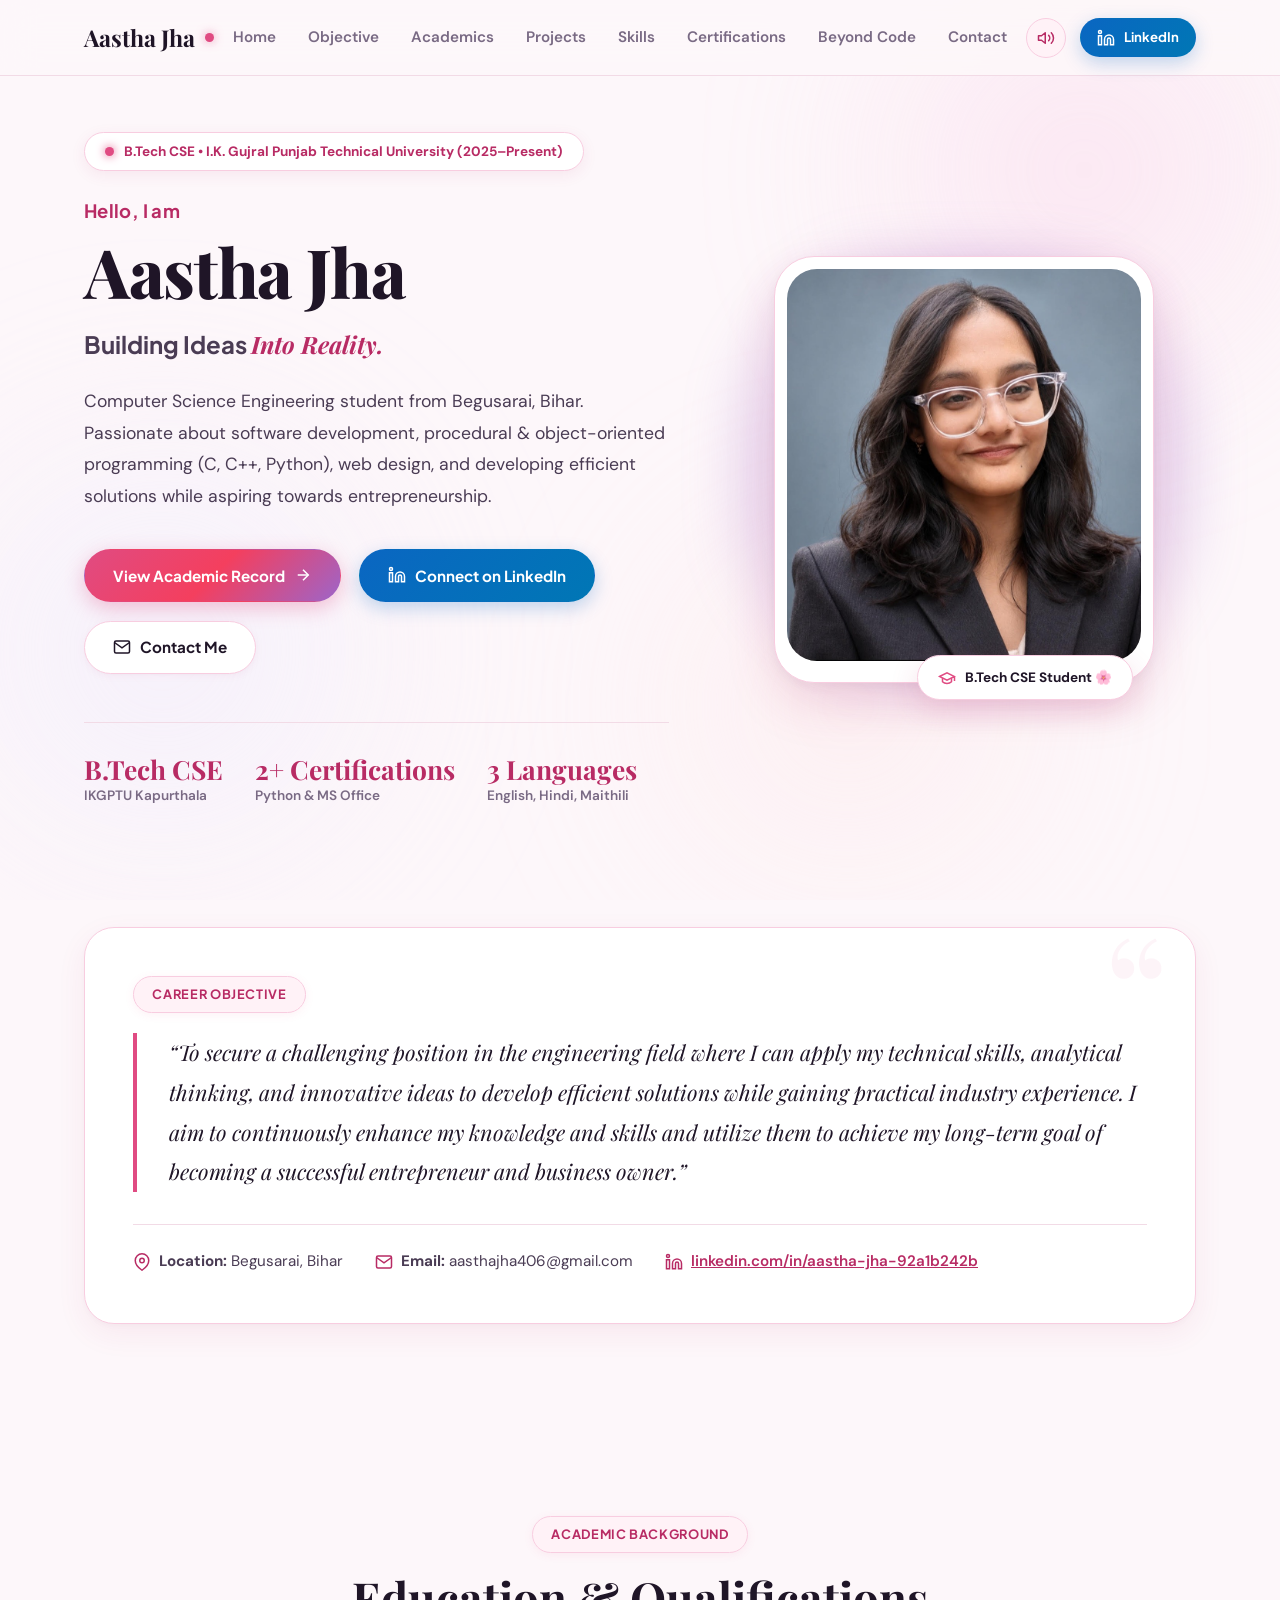
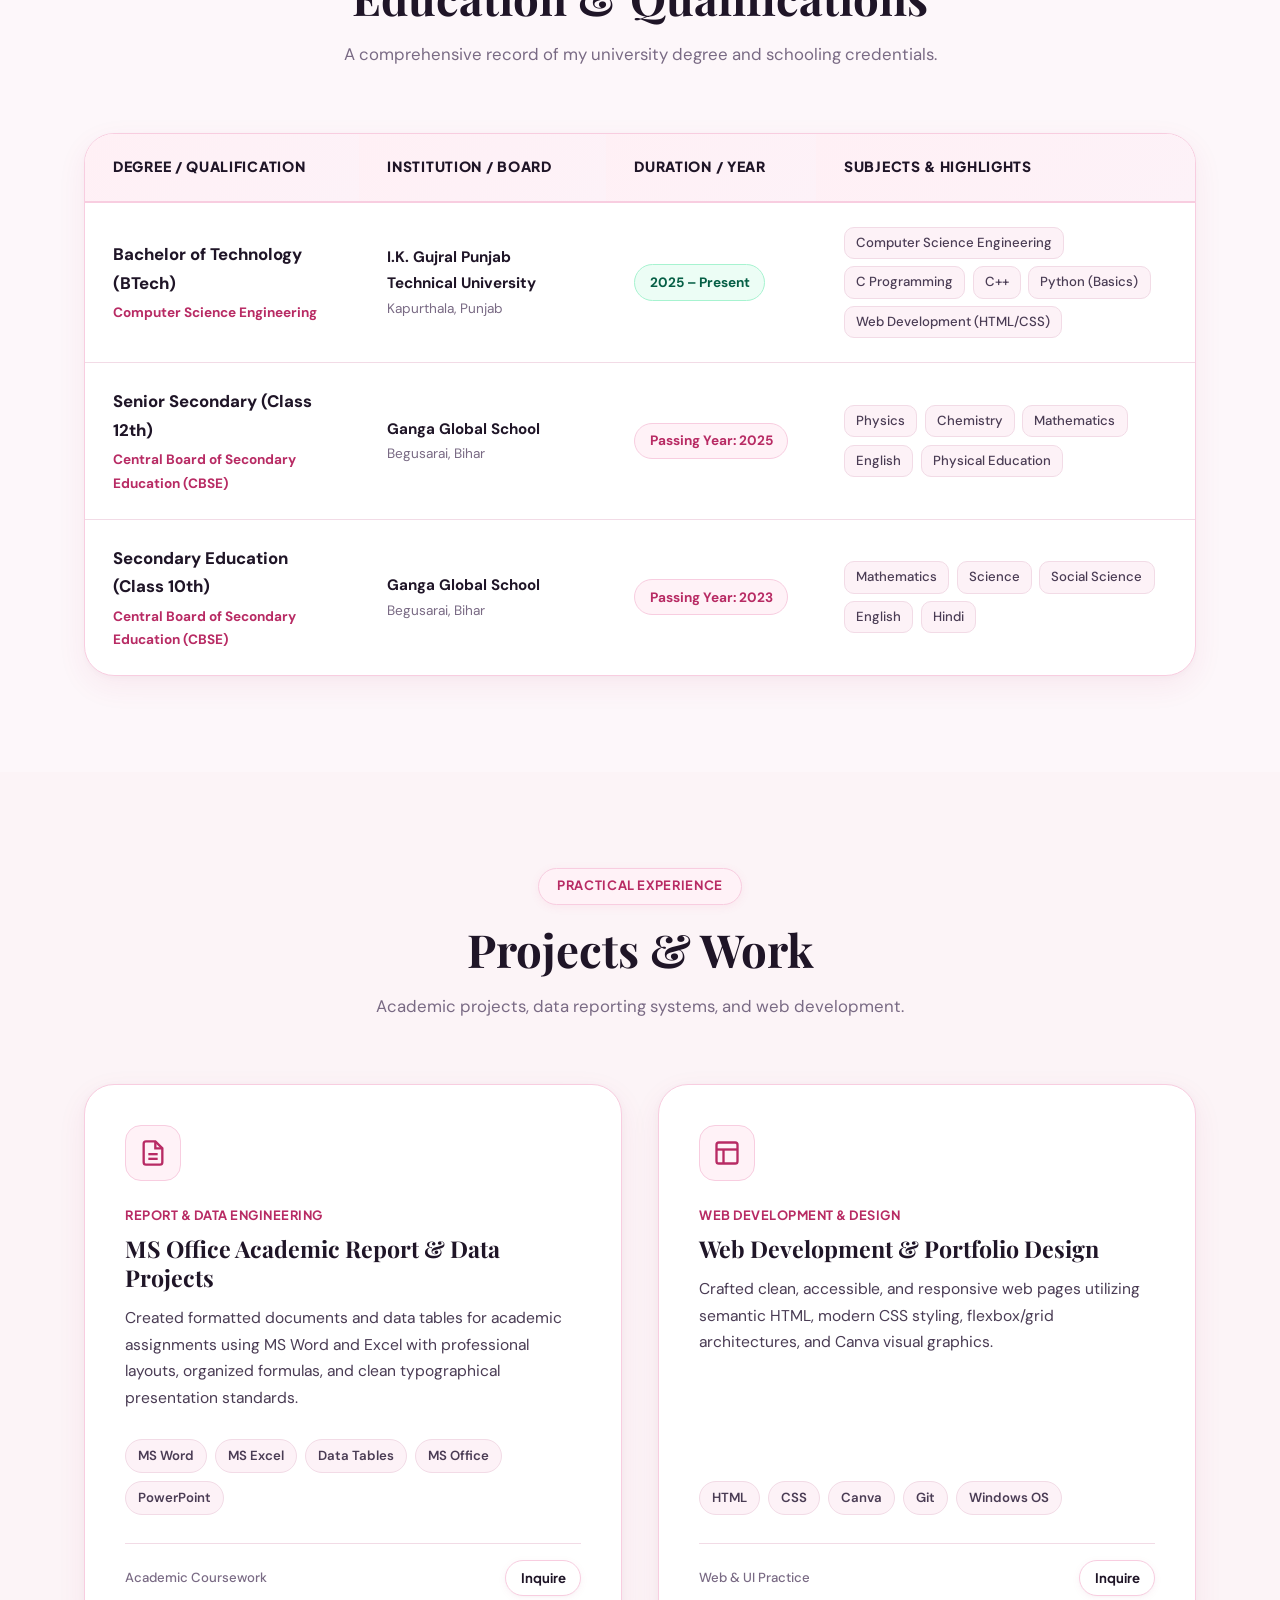
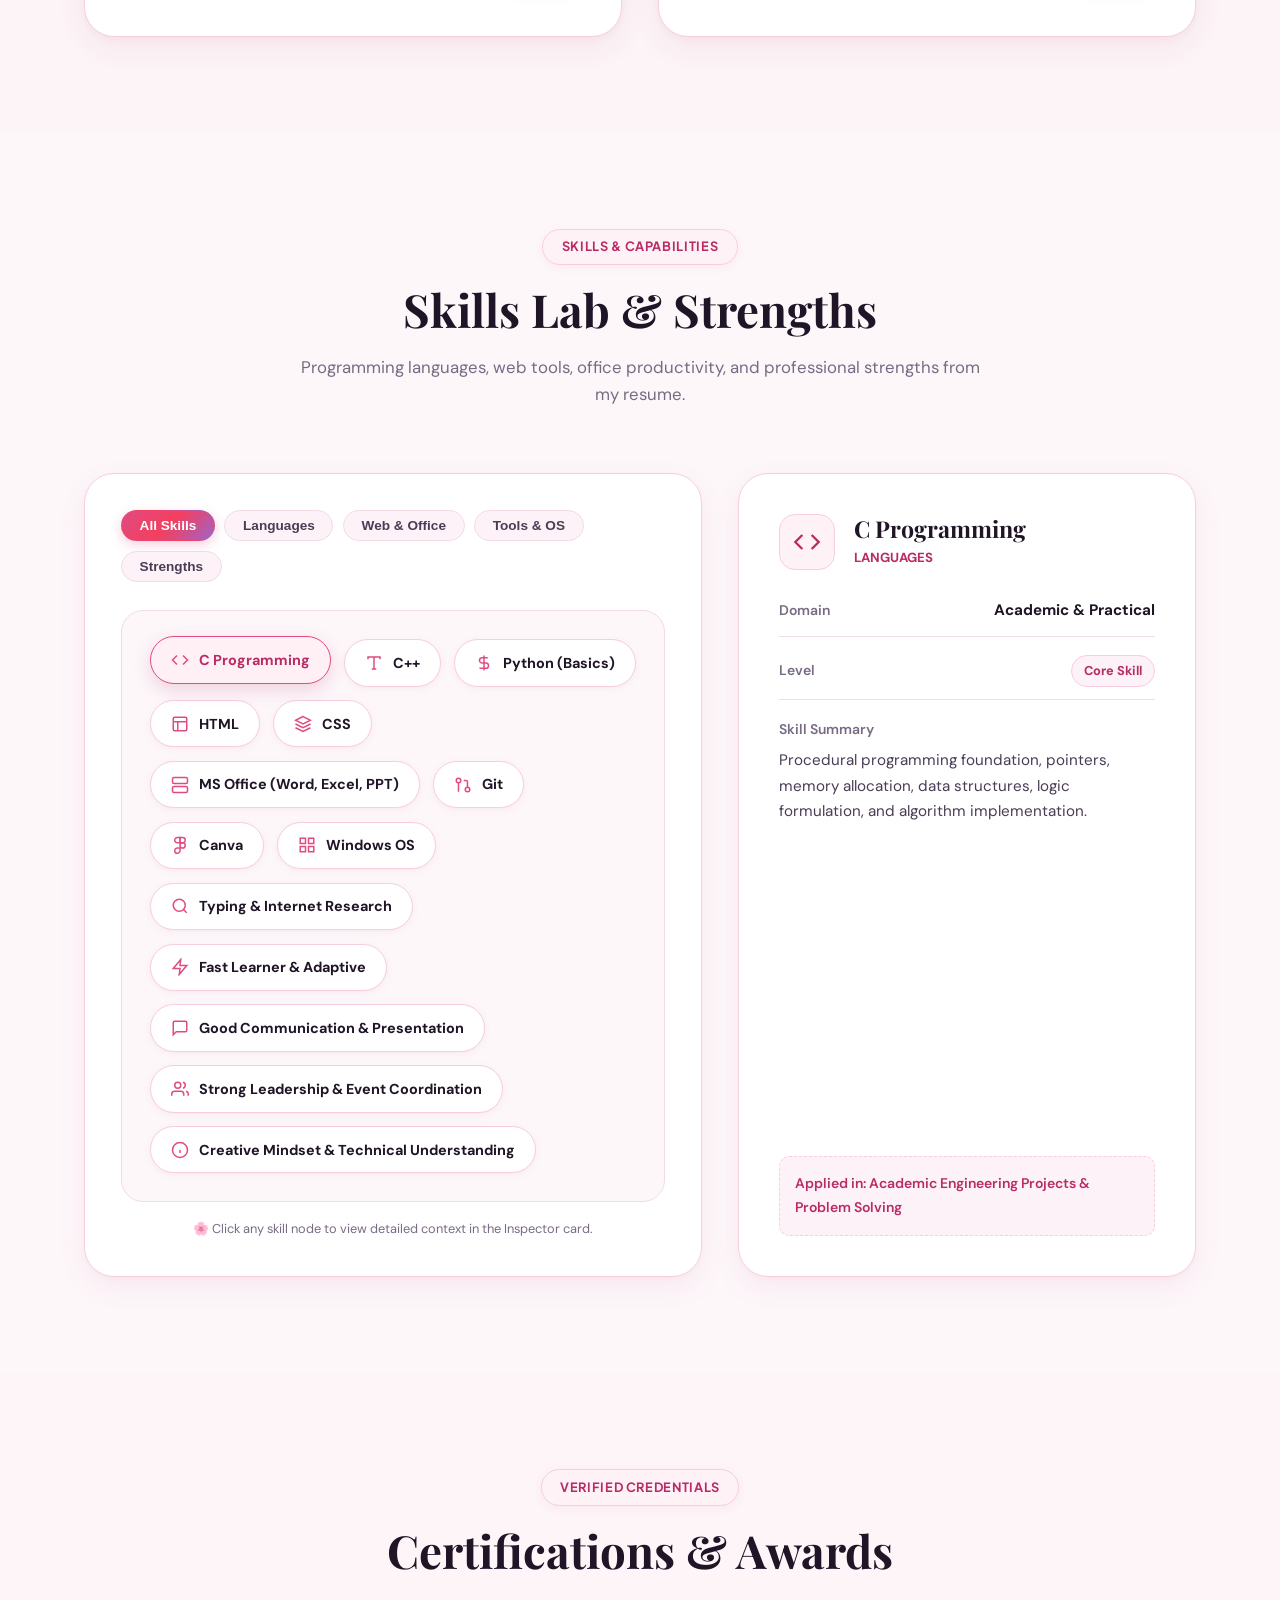
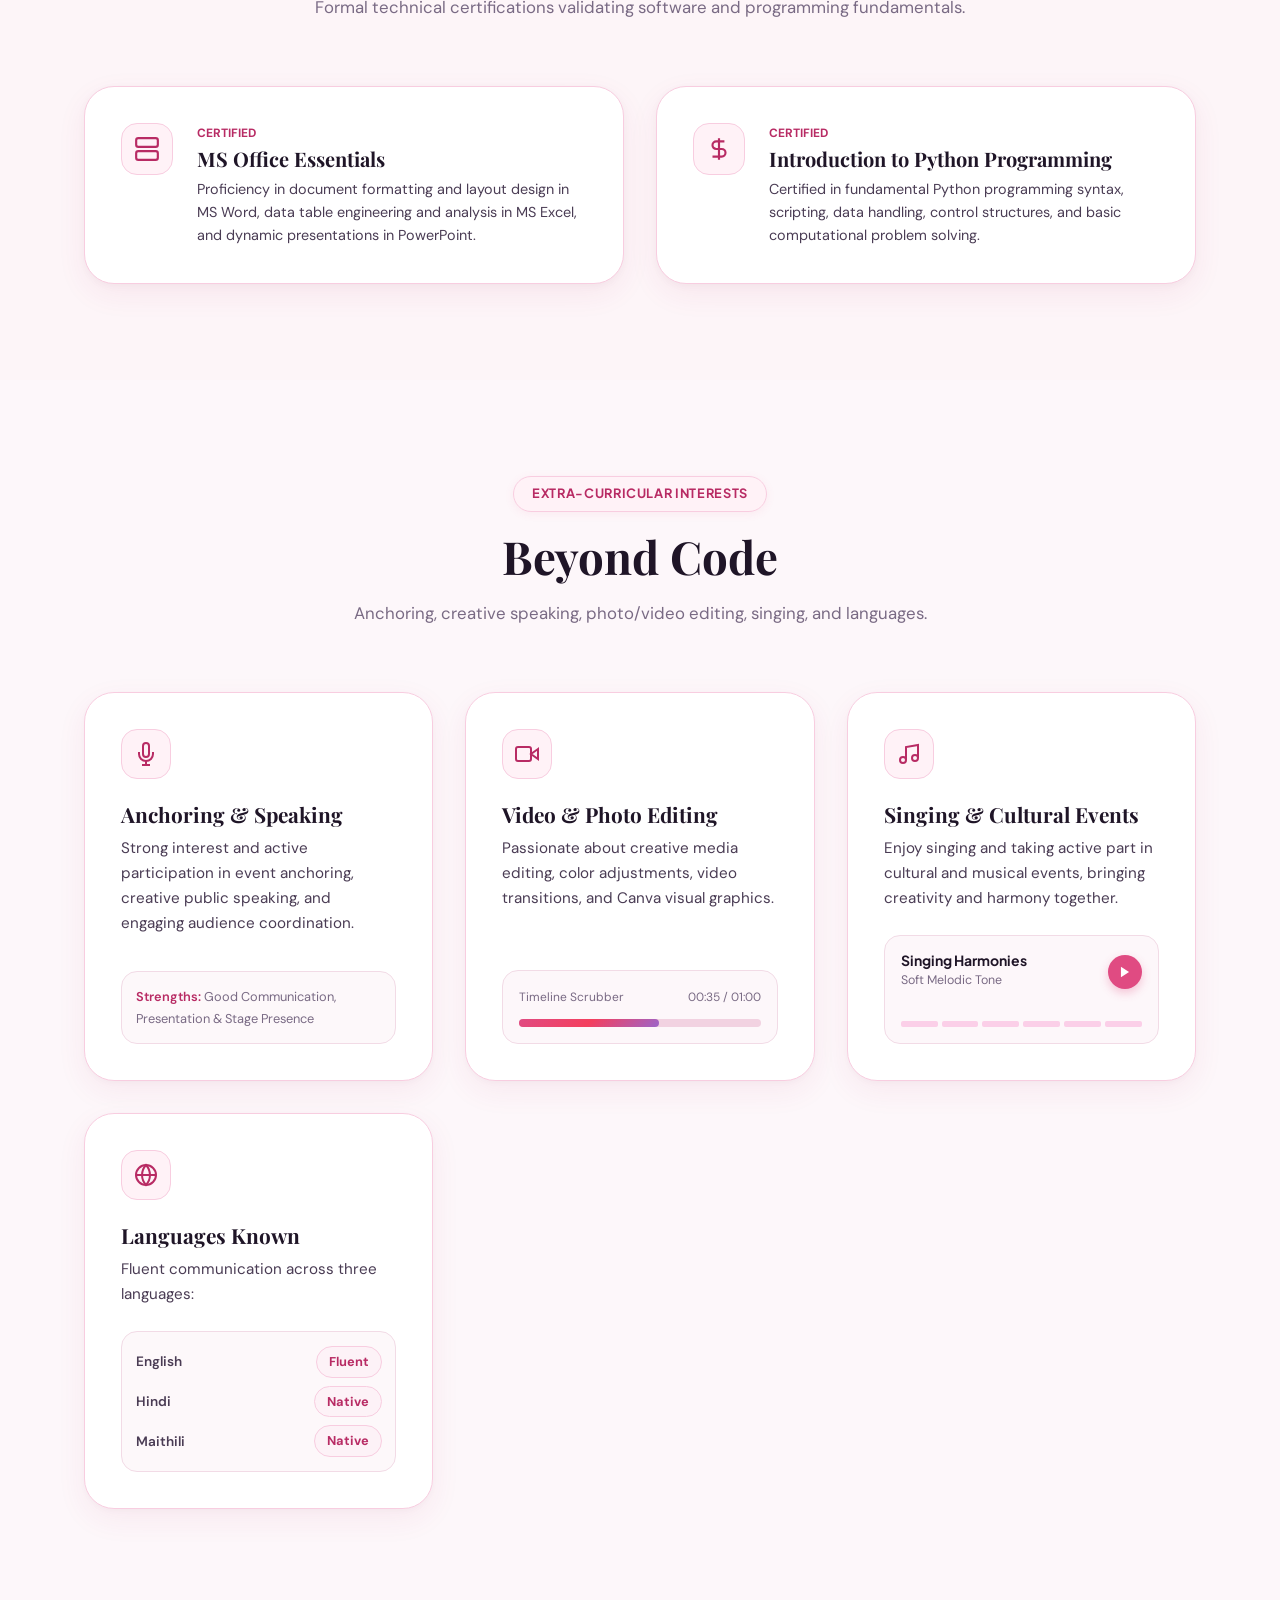
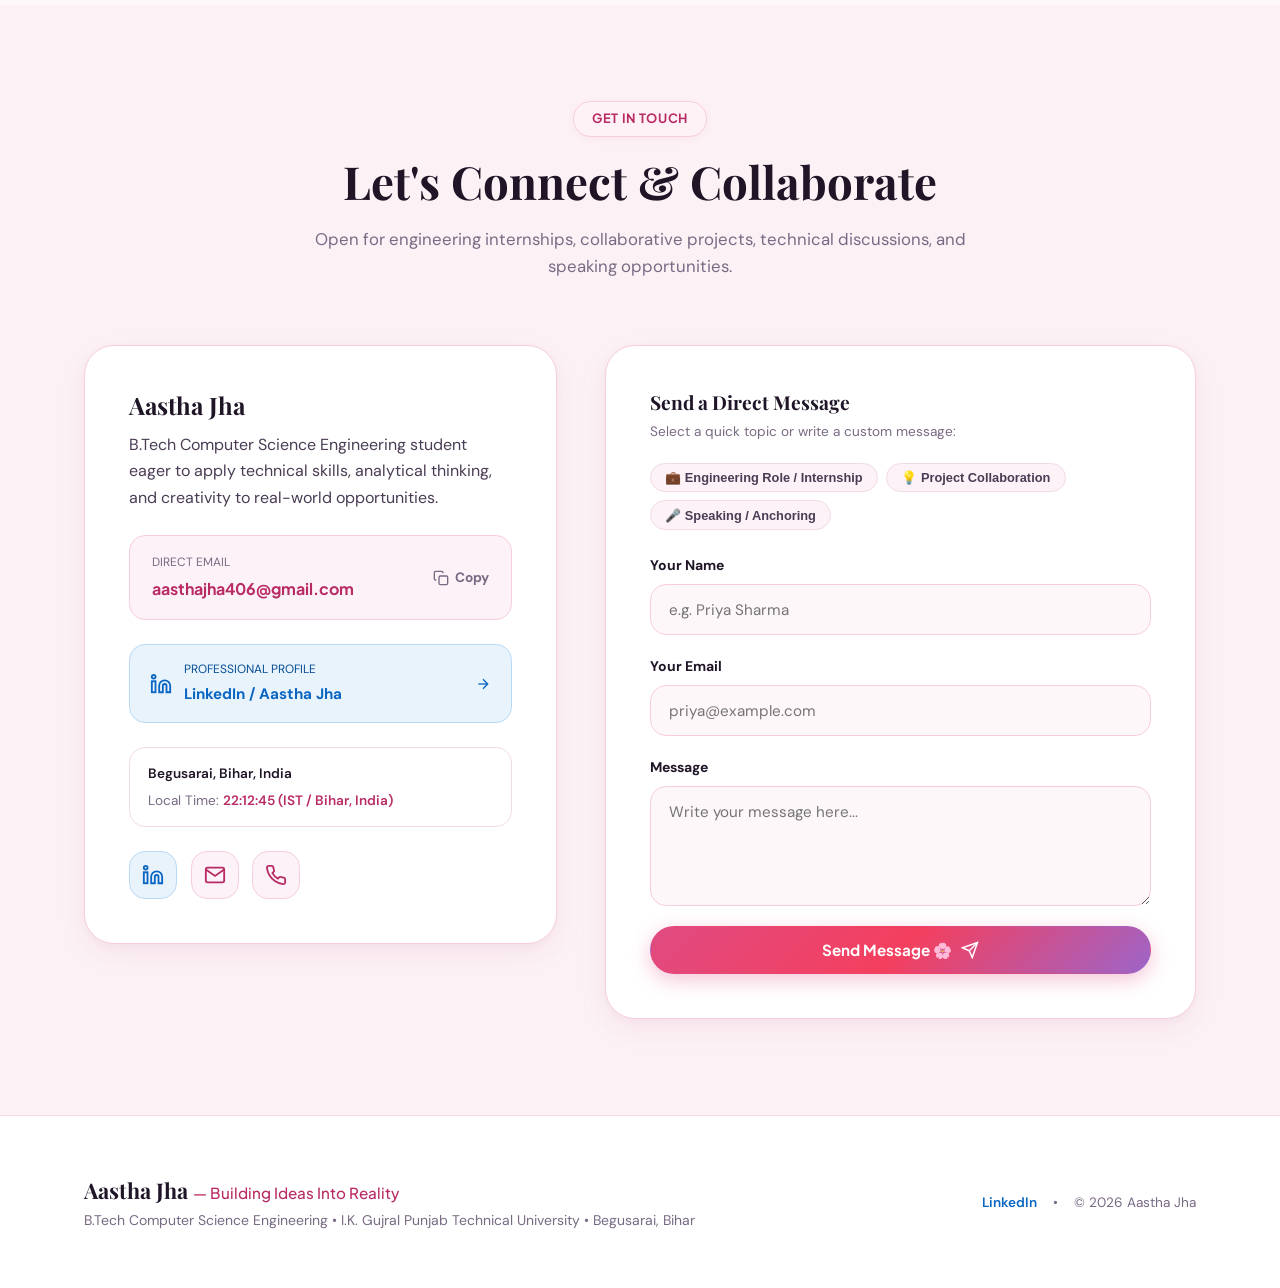
<file: index.html.html>
<!DOCTYPE html>
<html lang="en">
<head>
  <meta charset="UTF-8">
  <meta name="viewport" content="width=device-width, initial-scale=1.0">
  <meta name="description" content="Aastha Jha — Building Ideas Into Reality. B.Tech Computer Science Engineering student at I.K. Gujral Punjab Technical University. Portfolio showcasing academic background, technical skills, projects, and creative activities.">
  <meta name="keywords" content="Aastha Jha, Portfolio, Computer Science Engineering, BTech, C, C++, Python, HTML, CSS, Begusarai, Bihar, IKGPTU">
  <meta name="author" content="Aastha Jha">
  <title>Aastha Jha — Building Ideas Into Reality</title>
  
  <!-- CSS Stylesheets -->
  <link rel="stylesheet" href="css/main.css">
  <link rel="stylesheet" href="css/components.css">
  <link rel="stylesheet" href="css/responsive.css">
  
  <!-- Favicon -->
  <link rel="icon" href="data:image/svg+xml,<svg xmlns='http://www.w3.org/2000/svg' viewBox='0 0 100 100'><text y='.9em' font-size='90'>🌸</text></svg>">
</head>
<body>

  <!-- Top Scroll Progress Indicator -->
  <div id="scroll-progress" aria-hidden="true"></div>

  <!-- Toast Notification Container -->
  <div class="toast-container" id="toast-container" aria-live="polite"></div>

  <!-- Soft Background Decorative Blobs -->
  <div class="soft-bg-decor" aria-hidden="true">
    <div class="decor-blob decor-blob-1"></div>
    <div class="decor-blob decor-blob-2"></div>
    <div class="decor-blob decor-blob-3"></div>
  </div>

  <!-- ==========================================================================
       HEADER & NAVIGATION BAR
       ========================================================================== -->
  <header class="navbar" id="navbar">
    <div class="container nav-container">
      <a href="#hero" class="nav-brand" aria-label="Aastha Jha Home">
        <span>Aastha Jha</span>
        <span class="brand-dot"></span>
      </a>

      <nav aria-label="Main Navigation">
        <ul class="nav-menu" id="nav-menu">
          <li><a href="#hero" class="nav-link">Home</a></li>
          <li><a href="#about" class="nav-link">Objective</a></li>
          <li><a href="#academics" class="nav-link">Academics</a></li>
          <li><a href="#projects" class="nav-link">Projects</a></li>
          <li><a href="#skills" class="nav-link">Skills</a></li>
          <li><a href="#certifications" class="nav-link">Certifications</a></li>
          <li><a href="#beyond" class="nav-link">Beyond Code</a></li>
          <li><a href="#contact" class="nav-link">Contact</a></li>
        </ul>
      </nav>

      <div class="nav-actions">
        <!-- Audio Synthesizer Toggle Button -->
        <button class="audio-toggle-btn" id="audio-toggle" title="Toggle Soft Melodic FX" aria-label="Toggle Sound Effects">
          <svg viewBox="0 0 24 24" fill="none" stroke-width="2" stroke-linecap="round" stroke-linejoin="round">
            <polygon points="11 5 6 9 2 9 2 15 6 15 11 19 11 5"></polygon>
            <path d="M19.07 4.93a10 10 0 0 1 0 14.14M15.54 8.46a5 5 0 0 1 0 7.07"></path>
          </svg>
        </button>

        <!-- LinkedIn Direct Link in Navbar -->
        <a href="https://www.linkedin.com/in/aastha-jha-92a1b242b" target="_blank" rel="noopener noreferrer" class="btn btn-linkedin" style="padding: 0.45rem 1rem; font-size: 0.825rem;">
          <svg viewBox="0 0 24 24" fill="none" stroke="currentColor" stroke-width="2"><path d="M16 8a6 6 0 0 1 6 6v7h-4v-7a2 2 0 0 0-2-2 2 2 0 0 0-2 2v7h-4v-7a6 6 0 0 1 6-6z"></path><rect x="2" y="9" width="4" height="12"></rect><circle cx="4" cy="4" r="2"></circle></svg>
          <span>LinkedIn</span>
        </a>

        <!-- Mobile Hamburger Button -->
        <button class="mobile-toggle" id="mobile-toggle" aria-label="Toggle Navigation Menu">
          <span></span>
          <span></span>
          <span></span>
        </button>
      </div>
    </div>
  </header>

  <main>
    <!-- ==========================================================================
         HERO SECTION (WITH PROFILE PICTURE & LINKEDIN)
         ========================================================================== -->
    <section class="hero-section" id="hero">
      <div class="container">
        <div class="hero-grid">
          
          <!-- Left Column: Content -->
          <div class="hero-content">
            <div class="hero-status-pill reveal">
              <span class="status-dot"></span>
              <span>B.Tech CSE &bull; I.K. Gujral Punjab Technical University (2025–Present)</span>
            </div>

            <div class="hero-greeting reveal reveal-delay-1">
              Hello, I am
            </div>

            <h1 class="hero-title reveal reveal-delay-2">
              Aastha Jha
            </h1>

            <div class="hero-subtitle reveal reveal-delay-2">
              Building Ideas <span class="highlight-text">Into Reality.</span>
            </div>

            <p class="hero-description reveal reveal-delay-3">
              Computer Science Engineering student from Begusarai, Bihar. Passionate about software development, procedural &amp; object-oriented programming (C, C++, Python), web design, and developing efficient solutions while aspiring towards entrepreneurship.
            </p>

            <div class="hero-actions reveal reveal-delay-3">
              <a href="#academics" class="btn btn-primary">
                <span>View Academic Record</span>
                <svg viewBox="0 0 24 24" fill="none" stroke="currentColor" stroke-width="2"><line x1="5" y1="12" x2="19" y2="12"></line><polyline points="12 5 19 12 12 19"></polyline></svg>
              </a>

              <a href="https://www.linkedin.com/in/aastha-jha-92a1b242b" target="_blank" rel="noopener noreferrer" class="btn btn-linkedin">
                <svg viewBox="0 0 24 24" fill="none" stroke="currentColor" stroke-width="2"><path d="M16 8a6 6 0 0 1 6 6v7h-4v-7a2 2 0 0 0-2-2 2 2 0 0 0-2 2v7h-4v-7a6 6 0 0 1 6-6z"></path><rect x="2" y="9" width="4" height="12"></rect><circle cx="4" cy="4" r="2"></circle></svg>
                <span>Connect on LinkedIn</span>
              </a>

              <a href="#contact" class="btn btn-secondary">
                <svg viewBox="0 0 24 24" fill="none" stroke="currentColor" stroke-width="2"><path d="M4 4h16c1.1 0 2 .9 2 2v12c0 1.1-.9 2-2 2H4c-1.1 0-2-.9-2-2V6c0-1.1.9-2 2-2z"></path><polyline points="22,6 12,13 2,6"></polyline></svg>
                <span>Contact Me</span>
              </a>
            </div>

            <div class="hero-highlights reveal reveal-delay-3">
              <div class="highlight-item">
                <span class="highlight-val">B.Tech CSE</span>
                <span class="highlight-lbl">IKGPTU Kapurthala</span>
              </div>
              <div class="highlight-item">
                <span class="highlight-val">2+ Certifications</span>
                <span class="highlight-lbl">Python &amp; MS Office</span>
              </div>
              <div class="highlight-item">
                <span class="highlight-val">3 Languages</span>
                <span class="highlight-lbl">English, Hindi, Maithili</span>
              </div>
            </div>
          </div>

          <!-- Right Column: Profile Picture Frame -->
          <div class="hero-image-wrapper reveal reveal-delay-2">
            <div class="profile-frame">
              <img src="images/aastha.jpg" alt="Aastha Jha Portrait" class="profile-img" loading="eager">
              <div class="profile-badge-floating">
                <svg viewBox="0 0 24 24" fill="none" stroke="currentColor" stroke-width="2"><path d="M22 10v6M2 10l10-5 10 5-10 5z"></path><path d="M6 12v5c3 3 9 3 12 0v-5"></path></svg>
                <span>B.Tech CSE Student 🌸</span>
              </div>
            </div>
          </div>

        </div>
      </div>
    </section>

    <!-- ==========================================================================
         SECTION: CAREER OBJECTIVE
         ========================================================================== -->
    <section class="objective-section" id="about" style="padding-top: 2rem;">
      <div class="container">
        <div class="objective-card reveal">
          <div class="section-tag" style="margin-bottom: 1.25rem;">
            <span>Career Objective</span>
          </div>

          <blockquote class="objective-quote">
            “To secure a challenging position in the engineering field where I can apply my technical skills, analytical thinking, and innovative ideas to develop efficient solutions while gaining practical industry experience. I aim to continuously enhance my knowledge and skills and utilize them to achieve my long-term goal of becoming a successful entrepreneur and business owner.”
          </blockquote>

          <div class="objective-meta">
            <div class="meta-item">
              <svg viewBox="0 0 24 24" fill="none" stroke="currentColor" stroke-width="2"><path d="M21 10c0 7-9 13-9 13s-9-6-9-13a9 9 0 0 1 18 0z"></path><circle cx="12" cy="10" r="3"></circle></svg>
              <span><strong>Location:</strong> Begusarai, Bihar</span>
            </div>
            <div class="meta-item">
              <svg viewBox="0 0 24 24" fill="none" stroke="currentColor" stroke-width="2"><path d="M4 4h16c1.1 0 2 .9 2 2v12c0 1.1-.9 2-2 2H4c-1.1 0-2-.9-2-2V6c0-1.1.9-2 2-2z"></path><polyline points="22,6 12,13 2,6"></polyline></svg>
              <span><strong>Email:</strong> aasthajha406@gmail.com</span>
            </div>
            <div class="meta-item">
              <svg viewBox="0 0 24 24" fill="none" stroke="currentColor" stroke-width="2"><path d="M16 8a6 6 0 0 1 6 6v7h-4v-7a2 2 0 0 0-2-2 2 2 0 0 0-2 2v7h-4v-7a6 6 0 0 1 6-6z"></path><rect x="2" y="9" width="4" height="12"></rect><circle cx="4" cy="4" r="2"></circle></svg>
              <a href="https://www.linkedin.com/in/aastha-jha-92a1b242b" target="_blank" rel="noopener noreferrer" style="color: var(--accent-pink-dark); font-weight: 600; text-decoration: underline;">linkedin.com/in/aastha-jha-92a1b242b</a>
            </div>
          </div>
        </div>
      </div>
    </section>

    <!-- ==========================================================================
         SECTION: ACADEMIC DETAILS (STRUCTURED TABLE FORMAT)
         ========================================================================== -->
    <section class="academics-section" id="academics">
      <div class="container">
        
        <div class="section-header reveal">
          <div class="section-tag">
            <span>Academic Background</span>
          </div>
          <h2 class="section-title">Education &amp; Qualifications</h2>
          <p class="section-subtitle">
            A comprehensive record of my university degree and schooling credentials.
          </p>
        </div>

        <div class="academic-table-card reveal">
          <div class="table-responsive-wrapper">
            <table class="academic-table">
              <thead>
                <tr>
                  <th>Degree / Qualification</th>
                  <th>Institution / Board</th>
                  <th>Duration / Year</th>
                  <th>Subjects &amp; Highlights</th>
                </tr>
              </thead>
              <tbody>
                <!-- Row 1: BTech CSE -->
                <tr>
                  <td>
                    <div class="course-title">Bachelor of Technology (BTech)</div>
                    <div class="course-sub">Computer Science Engineering</div>
                  </td>
                  <td>
                    <div class="inst-name">I.K. Gujral Punjab Technical University</div>
                    <div class="inst-loc">Kapurthala, Punjab</div>
                  </td>
                  <td>
                    <span class="badge-year badge-current">2025 – Present</span>
                  </td>
                  <td>
                    <div class="subject-pills">
                      <span class="sub-pill">Computer Science Engineering</span>
                      <span class="sub-pill">C Programming</span>
                      <span class="sub-pill">C++</span>
                      <span class="sub-pill">Python (Basics)</span>
                      <span class="sub-pill">Web Development (HTML/CSS)</span>
                    </div>
                  </td>
                </tr>

                <!-- Row 2: Class 12th CBSE -->
                <tr>
                  <td>
                    <div class="course-title">Senior Secondary (Class 12th)</div>
                    <div class="course-sub">Central Board of Secondary Education (CBSE)</div>
                  </td>
                  <td>
                    <div class="inst-name">Ganga Global School</div>
                    <div class="inst-loc">Begusarai, Bihar</div>
                  </td>
                  <td>
                    <span class="badge-year">Passing Year: 2025</span>
                  </td>
                  <td>
                    <div class="subject-pills">
                      <span class="sub-pill">Physics</span>
                      <span class="sub-pill">Chemistry</span>
                      <span class="sub-pill">Mathematics</span>
                      <span class="sub-pill">English</span>
                      <span class="sub-pill">Physical Education</span>
                    </div>
                  </td>
                </tr>

                <!-- Row 3: Class 10th CBSE -->
                <tr>
                  <td>
                    <div class="course-title">Secondary Education (Class 10th)</div>
                    <div class="course-sub">Central Board of Secondary Education (CBSE)</div>
                  </td>
                  <td>
                    <div class="inst-name">Ganga Global School</div>
                    <div class="inst-loc">Begusarai, Bihar</div>
                  </td>
                  <td>
                    <span class="badge-year">Passing Year: 2023</span>
                  </td>
                  <td>
                    <div class="subject-pills">
                      <span class="sub-pill">Mathematics</span>
                      <span class="sub-pill">Science</span>
                      <span class="sub-pill">Social Science</span>
                      <span class="sub-pill">English</span>
                      <span class="sub-pill">Hindi</span>
                    </div>
                  </td>
                </tr>
              </tbody>
            </table>
          </div>
        </div>

      </div>
    </section>

    <!-- ==========================================================================
         SECTION: PROJECTS & EXPERIENCES
         ========================================================================== -->
    <section class="projects-section" id="projects" style="background: #fcf4f7;">
      <div class="container">

        <div class="section-header reveal">
          <div class="section-tag">
            <span>Practical Experience</span>
          </div>
          <h2 class="section-title">Projects &amp; Work</h2>
          <p class="section-subtitle">
            Academic projects, data reporting systems, and web development.
          </p>
        </div>

        <div class="projects-grid">

          <!-- Project 1: MS Office Based Report Projects -->
          <div class="project-card reveal">
            <div class="project-icon-box">
              <svg viewBox="0 0 24 24" fill="none" stroke="currentColor" stroke-width="2"><path d="M14 2H6a2 2 0 0 0-2 2v16a2 2 0 0 0 2 2h12a2 2 0 0 0 2-2V8z"></path><polyline points="14 2 14 8 20 8"></polyline><line x1="16" y1="13" x2="8" y2="13"></line><line x1="16" y1="17" x2="8" y2="17"></line></svg>
            </div>
            <div class="project-category">Report &amp; Data Engineering</div>
            <h3 class="project-title">MS Office Academic Report &amp; Data Projects</h3>
            <p class="project-desc">
              Created formatted documents and data tables for academic assignments using MS Word and Excel with professional layouts, organized formulas, and clean typographical presentation standards.
            </p>

            <div class="project-techs">
              <span class="tech-tag">MS Word</span>
              <span class="tech-tag">MS Excel</span>
              <span class="tech-tag">Data Tables</span>
              <span class="tech-tag">MS Office</span>
              <span class="tech-tag">PowerPoint</span>
            </div>

            <div style="display: flex; justify-content: space-between; align-items: center; padding-top: 1rem; border-top: 1px solid var(--border-light);">
              <span style="font-size: 0.825rem; color: var(--text-muted); font-weight: 500;">Academic Coursework</span>
              <a href="#contact" class="btn btn-secondary" style="padding: 0.35rem 0.9rem; font-size: 0.825rem;">Inquire</a>
            </div>
          </div>

          <!-- Project 2: Web Development & Layouts -->
          <div class="project-card reveal reveal-delay-1">
            <div class="project-icon-box">
              <svg viewBox="0 0 24 24" fill="none" stroke="currentColor" stroke-width="2"><rect x="3" y="3" width="18" height="18" rx="2"/><path d="M3 9h18"/><path d="M9 21V9"/></svg>
            </div>
            <div class="project-category">Web Development &amp; Design</div>
            <h3 class="project-title">Web Development &amp; Portfolio Design</h3>
            <p class="project-desc">
              Crafted clean, accessible, and responsive web pages utilizing semantic HTML, modern CSS styling, flexbox/grid architectures, and Canva visual graphics.
            </p>

            <div class="project-techs">
              <span class="tech-tag">HTML</span>
              <span class="tech-tag">CSS</span>
              <span class="tech-tag">Canva</span>
              <span class="tech-tag">Git</span>
              <span class="tech-tag">Windows OS</span>
            </div>

            <div style="display: flex; justify-content: space-between; align-items: center; padding-top: 1rem; border-top: 1px solid var(--border-light);">
              <span style="font-size: 0.825rem; color: var(--text-muted); font-weight: 500;">Web &amp; UI Practice</span>
              <a href="#contact" class="btn btn-secondary" style="padding: 0.35rem 0.9rem; font-size: 0.825rem;">Inquire</a>
            </div>
          </div>

        </div>

      </div>
    </section>

    <!-- ==========================================================================
         SECTION: SKILLS LAB & TECH ECOSYSTEM
         ========================================================================== -->
    <section class="skills-section" id="skills">
      <div class="container">

        <div class="section-header reveal">
          <div class="section-tag">
            <span>Skills &amp; Capabilities</span>
          </div>
          <h2 class="section-title">Skills Lab &amp; Strengths</h2>
          <p class="section-subtitle">
            Programming languages, web tools, office productivity, and professional strengths from my resume.
          </p>
        </div>

        <div class="skills-lab-container">
          
          <!-- Interactive Skill Cloud -->
          <div class="skills-arena-card reveal">
            <div class="skill-category-tabs">
              <button class="skill-tab-btn active" data-category="all">All Skills</button>
              <button class="skill-tab-btn" data-category="languages">Languages</button>
              <button class="skill-tab-btn" data-category="web">Web &amp; Office</button>
              <button class="skill-tab-btn" data-category="tools">Tools &amp; OS</button>
              <button class="skill-tab-btn" data-category="strengths">Strengths</button>
            </div>

            <div class="skills-nodes-cloud" id="skills-cloud">
              <!-- Rendered dynamically by skills-lab.js -->
            </div>
            
            <p style="font-size: 0.8rem; color: var(--text-muted); text-align: center; margin-top: 1rem;">
              🌸 Click any skill node to view detailed context in the Inspector card.
            </p>
          </div>

          <!-- Dynamic Skill Matrix Inspector -->
          <div class="skills-inspector-card reveal reveal-delay-1" id="skills-inspector">
            <div>
              <div class="inspector-header">
                <div class="inspector-icon-box" id="inspector-icon">
                  <svg viewBox="0 0 24 24" fill="none" stroke="currentColor" stroke-width="2"><path d="M16 18l6-6-6-6"/><path d="M8 6l-6 6 6 6"/></svg>
                </div>
                <div class="inspector-title-area">
                  <h3 id="inspector-title">C Programming</h3>
                  <p id="inspector-category">LANGUAGES</p>
                </div>
              </div>

              <div class="inspector-body">
                <div class="inspector-stat-row">
                  <span class="inspector-label">Domain</span>
                  <span class="inspector-value" id="inspector-domain">Academic &amp; Practical</span>
                </div>
                <div class="inspector-stat-row">
                  <span class="inspector-label">Level</span>
                  <span class="proficiency-pill" id="inspector-level">Core Skill</span>
                </div>
                <div>
                  <span class="inspector-label" style="display: block; margin-bottom: 0.35rem;">Skill Summary</span>
                  <p class="inspector-summary" id="inspector-summary">
                    Procedural programming foundation, pointers, memory allocation, data structures, logic formulation, and algorithm implementation.
                  </p>
                </div>
              </div>
            </div>

            <div class="inspector-projects" id="inspector-projects">
              Applied in: Academic Engineering Projects &amp; Problem Solving
            </div>
          </div>

        </div>

      </div>
    </section>

    <!-- ==========================================================================
         SECTION: CERTIFICATIONS & AWARDS
         ========================================================================== -->
    <section class="certifications-section" id="certifications" style="background: #fdf5f8;">
      <div class="container">
        
        <div class="section-header reveal">
          <div class="section-tag">
            <span>Verified Credentials</span>
          </div>
          <h2 class="section-title">Certifications &amp; Awards</h2>
          <p class="section-subtitle">
            Formal technical certifications validating software and programming fundamentals.
          </p>
        </div>

        <div class="cert-grid">
          
          <!-- Cert 1: MS Office Essentials -->
          <div class="cert-card reveal">
            <div class="cert-icon-wrap">
              <svg viewBox="0 0 24 24" fill="none" stroke="currentColor" stroke-width="2"><rect x="2" y="2" width="20" height="8" rx="2"/><rect x="2" y="14" width="20" height="8" rx="2"/><line x1="6" y1="6" x2="6.01" y2="6"/><line x1="6" y1="18" x2="6.01" y2="18"/></svg>
            </div>
            <div>
              <div style="font-size: 0.75rem; color: var(--accent-pink-dark); font-weight: 700; text-transform: uppercase; margin-bottom: 0.2rem;">Certified</div>
              <h3 style="font-size: 1.25rem; margin-bottom: 0.4rem; color: var(--text-dark);">MS Office Essentials</h3>
              <p style="font-size: 0.9rem; color: var(--text-body); line-height: 1.6;">
                Proficiency in document formatting and layout design in MS Word, data table engineering and analysis in MS Excel, and dynamic presentations in PowerPoint.
              </p>
            </div>
          </div>

          <!-- Cert 2: Intro to Python Programming -->
          <div class="cert-card reveal reveal-delay-1">
            <div class="cert-icon-wrap">
              <svg viewBox="0 0 24 24" fill="none" stroke="currentColor" stroke-width="2"><path d="M12 2v20M17 5H9.5a3.5 3.5 0 0 0 0 7h5a3.5 3.5 0 0 1 0 7H6"/></svg>
            </div>
            <div>
              <div style="font-size: 0.75rem; color: var(--accent-pink-dark); font-weight: 700; text-transform: uppercase; margin-bottom: 0.2rem;">Certified</div>
              <h3 style="font-size: 1.25rem; margin-bottom: 0.4rem; color: var(--text-dark);">Introduction to Python Programming</h3>
              <p style="font-size: 0.9rem; color: var(--text-body); line-height: 1.6;">
                Certified in fundamental Python programming syntax, scripting, data handling, control structures, and basic computational problem solving.
              </p>
            </div>
          </div>

        </div>

      </div>
    </section>

    <!-- ==========================================================================
         SECTION: BEYOND CODE (EXTRA-CURRICULAR ACTIVITIES & LANGUAGES)
         ========================================================================== -->
    <section class="beyond-section" id="beyond">
      <div class="container">

        <div class="section-header reveal">
          <div class="section-tag">
            <span>Extra-Curricular Interests</span>
          </div>
          <h2 class="section-title">Beyond Code</h2>
          <p class="section-subtitle">
            Anchoring, creative speaking, photo/video editing, singing, and languages.
          </p>
        </div>

        <div class="beyond-grid">

          <!-- Activity 1: Anchoring & Creative Speaking -->
          <div class="beyond-card reveal">
            <div class="beyond-icon-wrap">
              <svg viewBox="0 0 24 24" fill="none" stroke="currentColor" stroke-width="2"><path d="M12 1a3 3 0 0 0-3 3v8a3 3 0 0 0 6 0V4a3 3 0 0 0-3-3z"></path><path d="M19 10v2a7 7 0 0 1-14 0v-2"></path><line x1="12" y1="19" x2="12" y2="23"></line><line x1="8" y1="23" x2="16" y2="23"></line></svg>
            </div>
            <h3 class="beyond-title">Anchoring &amp; Speaking</h3>
            <p class="beyond-desc">
              Strong interest and active participation in event anchoring, creative public speaking, and engaging audience coordination.
            </p>

            <div style="background: #fdf8fa; border: 1px solid var(--border-light); border-radius: var(--radius-md); padding: 0.85rem; font-size: 0.8rem; color: var(--text-muted);">
              <span style="font-weight: 600; color: var(--accent-pink-dark);">Strengths:</span> Good Communication, Presentation &amp; Stage Presence
            </div>
          </div>

          <!-- Activity 2: Video & Photo Editing -->
          <div class="beyond-card reveal reveal-delay-1">
            <div class="beyond-icon-wrap">
              <svg viewBox="0 0 24 24" fill="none" stroke="currentColor" stroke-width="2"><polygon points="23 7 16 12 23 17 23 7"></polygon><rect x="1" y="5" width="15" height="14" rx="2" ry="2"></rect></svg>
            </div>
            <h3 class="beyond-title">Video &amp; Photo Editing</h3>
            <p class="beyond-desc">
              Passionate about creative media editing, color adjustments, video transitions, and Canva visual graphics.
            </p>

            <div class="media-showcase-widget">
              <div style="display: flex; justify-content: space-between; font-size: 0.75rem; color: var(--text-muted);">
                <span>Timeline Scrubber</span>
                <span id="media-timestamp">00:35 / 01:00</span>
              </div>
              <div class="media-timeline-bar" id="media-scrubber" title="Click to scrub timeline">
                <div class="media-timeline-fill" id="media-scrubber-fill" style="width: 58%;"></div>
              </div>
            </div>
          </div>

          <!-- Activity 3: Singing & Cultural Activities -->
          <div class="beyond-card reveal reveal-delay-2">
            <div class="beyond-icon-wrap">
              <svg viewBox="0 0 24 24" fill="none" stroke="currentColor" stroke-width="2"><path d="M9 18V5l12-2v13"></path><circle cx="6" cy="18" r="3"></circle><circle cx="18" cy="16" r="3"></circle></svg>
            </div>
            <h3 class="beyond-title">Singing &amp; Cultural Events</h3>
            <p class="beyond-desc">
              Enjoy singing and taking active part in cultural and musical events, bringing creativity and harmony together.
            </p>

            <div class="audio-player-widget">
              <div class="player-header">
                <div class="track-info">
                  <h5 id="current-track-title">Singing Harmonies</h5>
                  <p>Soft Melodic Tone</p>
                </div>
                <button class="play-pause-btn" id="play-ambient-btn" aria-label="Play or Pause Melody">
                  <svg viewBox="0 0 24 24" width="12" height="12"><polygon points="5 3 19 12 5 21 5 3" fill="currentColor"/></svg>
                </button>
              </div>

              <div class="visualizer-bars" id="visualizer-bars">
                <div class="v-bar"></div>
                <div class="v-bar"></div>
                <div class="v-bar"></div>
                <div class="v-bar"></div>
                <div class="v-bar"></div>
                <div class="v-bar"></div>
              </div>
            </div>
          </div>

          <!-- Activity 4: Languages Known -->
          <div class="beyond-card reveal reveal-delay-3">
            <div class="beyond-icon-wrap">
              <svg viewBox="0 0 24 24" fill="none" stroke="currentColor" stroke-width="2"><circle cx="12" cy="12" r="10"></circle><line x1="2" y1="12" x2="22" y2="12"></line><path d="M12 2a15.3 15.3 0 0 1 4 10 15.3 15.3 0 0 1-4 10 15.3 15.3 0 0 1-4-10 15.3 15.3 0 0 1 4-10z"></path></svg>
            </div>
            <h3 class="beyond-title">Languages Known</h3>
            <p class="beyond-desc">
              Fluent communication across three languages:
            </p>

            <div style="display: flex; flex-direction: column; gap: 0.5rem; background: #fdf8fa; border: 1px solid var(--border-light); border-radius: var(--radius-md); padding: 0.85rem;">
              <div style="display: flex; justify-content: space-between; align-items: center;">
                <span style="font-weight: 600; font-size: 0.85rem;">English</span>
                <span class="proficiency-pill">Fluent</span>
              </div>
              <div style="display: flex; justify-content: space-between; align-items: center;">
                <span style="font-weight: 600; font-size: 0.85rem;">Hindi</span>
                <span class="proficiency-pill">Native</span>
              </div>
              <div style="display: flex; justify-content: space-between; align-items: center;">
                <span style="font-weight: 600; font-size: 0.85rem;">Maithili</span>
                <span class="proficiency-pill">Native</span>
              </div>
            </div>
          </div>

        </div>

      </div>
    </section>

    <!-- ==========================================================================
         SECTION: CONTACT & CONNECT
         ========================================================================== -->
    <section class="contact-section" id="contact" style="background: #fcf2f6;">
      <div class="container">

        <div class="section-header reveal">
          <div class="section-tag">
            <span>Get in Touch</span>
          </div>
          <h2 class="section-title">Let's Connect &amp; Collaborate</h2>
          <p class="section-subtitle">
            Open for engineering internships, collaborative projects, technical discussions, and speaking opportunities.
          </p>
        </div>

        <div class="contact-wrapper">
          
          <!-- Contact Info & Direct Links -->
          <div class="contact-info-card reveal">
            <h3 style="font-size: 1.5rem; margin-bottom: 0.75rem; color: var(--text-dark);">Aastha Jha</h3>
            <p style="color: var(--text-body); line-height: 1.65; margin-bottom: 1.5rem;">
              B.Tech Computer Science Engineering student eager to apply technical skills, analytical thinking, and creativity to real-world opportunities.
            </p>

            <!-- 1-Click Copy Email Box -->
            <div class="email-copy-box" id="copy-email-btn" title="Click to copy email address">
              <div>
                <div style="font-size: 0.75rem; color: var(--text-muted); text-transform: uppercase; margin-bottom: 0.15rem;">Direct Email</div>
                <span class="email-address">aasthajha406@gmail.com</span>
              </div>
              <span class="copy-indicator">
                <svg viewBox="0 0 24 24" fill="none" stroke="currentColor" stroke-width="2"><rect x="9" y="9" width="13" height="13" rx="2" ry="2"></rect><path d="M5 15H4a2 2 0 0 1-2-2V4a2 2 0 0 1 2-2h9a2 2 0 0 1 2 2v1"></path></svg>
                Copy
              </span>
            </div>

            <!-- LinkedIn Card Link -->
            <a href="https://www.linkedin.com/in/aastha-jha-92a1b242b" target="_blank" rel="noopener noreferrer" style="display: flex; align-items: center; justify-content: space-between; background: #e8f3fc; border: 1px solid #b9daf7; padding: 0.9rem 1.25rem; border-radius: var(--radius-md); margin-bottom: 1.5rem; color: #0a66c2; text-decoration: none; transition: transform 0.2s ease;">
              <div style="display: flex; align-items: center; gap: 0.75rem;">
                <svg viewBox="0 0 24 24" width="22" height="22" fill="none" stroke="currentColor" stroke-width="2"><path d="M16 8a6 6 0 0 1 6 6v7h-4v-7a2 2 0 0 0-2-2 2 2 0 0 0-2 2v7h-4v-7a6 6 0 0 1 6-6z"></path><rect x="2" y="9" width="4" height="12"></rect><circle cx="4" cy="4" r="2"></circle></svg>
                <div>
                  <div style="font-size: 0.75rem; color: #084e96; text-transform: uppercase;">Professional Profile</div>
                  <strong style="font-size: 0.95rem;">LinkedIn / Aastha Jha</strong>
                </div>
              </div>
              <svg viewBox="0 0 24 24" width="16" height="16" fill="none" stroke="currentColor" stroke-width="2"><line x1="5" y1="12" x2="19" y2="12"></line><polyline points="12 5 19 12 12 19"></polyline></svg>
            </a>

            <!-- Location & Time -->
            <div style="background: #ffffff; border: 1px solid var(--border-light); border-radius: var(--radius-md); padding: 0.9rem 1.1rem; margin-bottom: 1.5rem; font-size: 0.85rem;">
              <div style="color: var(--text-dark); font-weight: 600; margin-bottom: 0.2rem;">Begusarai, Bihar, India</div>
              <div style="color: var(--text-muted);">Local Time: <span id="live-clock" style="font-weight: 600; color: var(--accent-pink-dark);">--:--:--</span></div>
            </div>

            <!-- Social Links Row -->
            <div class="social-links-row">
              <a href="https://www.linkedin.com/in/aastha-jha-92a1b242b" target="_blank" rel="noopener noreferrer" class="social-btn linkedin-btn" aria-label="LinkedIn Profile" title="LinkedIn">
                <svg viewBox="0 0 24 24" fill="none" stroke="currentColor" stroke-width="2"><path d="M16 8a6 6 0 0 1 6 6v7h-4v-7a2 2 0 0 0-2-2 2 2 0 0 0-2 2v7h-4v-7a6 6 0 0 1 6-6z"></path><rect x="2" y="9" width="4" height="12"></rect><circle cx="4" cy="4" r="2"></circle></svg>
              </a>
              <a href="mailto:aasthajha406@gmail.com" class="social-btn" aria-label="Send Direct Email" title="Send Email">
                <svg viewBox="0 0 24 24" fill="none" stroke="currentColor" stroke-width="2"><path d="M4 4h16c1.1 0 2 .9 2 2v12c0 1.1-.9 2-2 2H4c-1.1 0-2-.9-2-2V6c0-1.1.9-2 2-2z"></path><polyline points="22,6 12,13 2,6"></polyline></svg>
              </a>
              <a href="tel:620013XXXX" class="social-btn" aria-label="Phone" title="Phone: 620013XXXX">
                <svg viewBox="0 0 24 24" fill="none" stroke="currentColor" stroke-width="2"><path d="M22 16.92v3a2 2 0 0 1-2.18 2 19.79 19.79 0 0 1-8.63-3.07 19.5 19.5 0 0 1-6-6 19.79 19.79 0 0 1-3.07-8.67A2 2 0 0 1 4.11 2h3a2 2 0 0 1 2 1.72 12.84 12.84 0 0 0 .7 2.81 2 2 0 0 1-.45 2.11L8.09 9.91a16 16 0 0 0 6 6l1.27-1.27a2 2 0 0 1 2.11-.45 12.84 12.84 0 0 0 2.81.7A2 2 0 0 1 22 16.92z"></path></svg>
              </a>
            </div>

          </div>

          <!-- Interactive Message Composer -->
          <div class="contact-form-card reveal reveal-delay-1">
            <div style="margin-bottom: 1.25rem;">
              <h4 style="font-size: 1.2rem; margin-bottom: 0.35rem; color: var(--text-dark);">Send a Direct Message</h4>
              <p style="font-size: 0.85rem; color: var(--text-muted);">Select a quick topic or write a custom message:</p>
            </div>

            <!-- Quick Prompt Pills -->
            <div class="quick-prompts">
              <button type="button" class="prompt-chip" data-text="Hi Aastha, I would like to discuss an engineering opportunity or internship with you.">💼 Engineering Role / Internship</button>
              <button type="button" class="prompt-chip" data-text="Hi Aastha, let's collaborate on a software or web project!">💡 Project Collaboration</button>
              <button type="button" class="prompt-chip" data-text="Hi Aastha, would love to connect for an anchoring or speaking event.">🎤 Speaking / Anchoring</button>
            </div>

            <form class="contact-form" id="contact-form">
              <div class="form-group">
                <label for="contact-name" class="form-label">Your Name</label>
                <input type="text" id="contact-name" class="form-input" placeholder="e.g. Priya Sharma" required>
              </div>

              <div class="form-group">
                <label for="contact-email" class="form-label">Your Email</label>
                <input type="email" id="contact-email" class="form-input" placeholder="priya@example.com" required>
              </div>

              <div class="form-group">
                <label for="contact-message" class="form-label">Message</label>
                <textarea id="contact-message" class="form-textarea" placeholder="Write your message here..." required></textarea>
              </div>

              <button type="submit" class="btn btn-primary" style="width: 100%;">
                <span>Send Message 🌸</span>
                <svg viewBox="0 0 24 24" fill="none" stroke="currentColor" stroke-width="2"><line x1="22" y1="2" x2="11" y2="13"></line><polygon points="22 2 15 22 11 13 2 9 22 2"></polygon></svg>
              </button>

              <div class="form-success-alert" id="form-success-alert" role="alert"></div>
            </form>
          </div>

        </div>

      </div>
    </section>
  </main>

  <!-- ==========================================================================
       SITE FOOTER
       ========================================================================== -->
  <footer class="site-footer">
    <div class="container footer-content">
      <div class="footer-brand">
        <div class="footer-logo">
          Aastha Jha <span style="color: var(--accent-pink-dark); font-size: 0.95rem; font-family: var(--font-sans); font-weight: 500;">— Building Ideas Into Reality</span>
        </div>
        <div class="footer-copy">
          B.Tech Computer Science Engineering &bull; I.K. Gujral Punjab Technical University &bull; Begusarai, Bihar
        </div>
      </div>

      <div style="font-size: 0.85rem; color: var(--text-muted); display: flex; align-items: center; gap: 1rem;">
        <a href="https://www.linkedin.com/in/aastha-jha-92a1b242b" target="_blank" rel="noopener noreferrer" style="color: #0a66c2; font-weight: 600;">LinkedIn</a>
        <span>&bull;</span>
        <span>&copy; 2026 Aastha Jha</span>
      </div>
    </div>
  </footer>

  <!-- Floating Back To Top Button -->
  <button class="back-to-top" id="back-to-top" aria-label="Back to top">
    <svg viewBox="0 0 24 24" fill="none" stroke-width="2.5" stroke-linecap="round" stroke-linejoin="round">
      <polyline points="18 15 12 9 6 15"></polyline>
    </svg>
  </button>

  <!-- JavaScript Scripts -->
  <script src="js/audio-fx.js"></script>
  <script src="js/skills-lab.js"></script>
  <script src="js/interactive-game.js"></script>
  <script src="js/app.js"></script>
</body>
</html>
</file>
<file: css/main.css>
/* ==========================================================================
   Aastha Jha — Personal Portfolio
   Radiant Soft Aesthetic Design System (Warm Rose, Blush, Lilac & Gold)
   ========================================================================== */

@import url('https://fonts.googleapis.com/css2?family=DM+Sans:ital,opsz,wght@0,9..40,400;0,9..40,500;0,9..40,600;0,9..40,700;1,9..40,400&family=Playfair+Display:ital,wght@0,500;0,600;0,700;0,800;1,400;1,600&family=Plus+Jakarta+Sans:wght@400;500;600;700;800&family=Space+Grotesk:wght@500;700&display=swap');

/* --- CSS Variables / Radiant Soft Feminine Palette --- */
:root {
  /* Warm Soft Silky Backgrounds */
  --bg-main: #fdf7fa;
  --bg-secondary: #fbf0f5;
  --bg-card: #ffffff;
  --bg-card-soft: #fff2f7;
  --bg-card-glass: rgba(255, 255, 255, 0.88);
  --bg-lavender: #f7f3fb;
  --bg-peach: #fff8f5;
  
  /* Radiant Rose, Peony Pink, Mauve & Lavender Accents */
  --accent-pink: #e04b82;
  --accent-pink-dark: #b82b64;
  --accent-pink-light: #fbcfe8;
  --accent-rose: #f43f5e;
  --accent-purple: #8b5cf6;
  --accent-lavender: #9d65c9;
  --accent-coral: #fb7185;
  
  /* Gradients */
  --gradient-primary: linear-gradient(135deg, #e04b82 0%, #f43f5e 50%, #9d65c9 100%);
  --gradient-soft: linear-gradient(135deg, #fff0f5 0%, #fdf2f8 50%, #f5f3ff 100%);
  --gradient-card-border: linear-gradient(135deg, rgba(224, 75, 130, 0.35), rgba(157, 101, 201, 0.25), rgba(251, 207, 232, 0.4));
  --gradient-glow: linear-gradient(135deg, rgba(224, 75, 130, 0.25) 0%, rgba(157, 101, 201, 0.2) 100%);
  
  /* Text Colors */
  --text-dark: #1f1527;
  --text-body: #4a3c54;
  --text-muted: #796a84;
  --text-soft: #9e8fa8;
  --text-pink: #b82b64;
  
  /* Borders & Shadows */
  --border-light: #f2dbe6;
  --border-soft: #f8cde0;
  --border-active: #f472b6;
  
  --shadow-sm: 0 2px 8px rgba(184, 43, 100, 0.05), 0 1px 3px rgba(0, 0, 0, 0.02);
  --shadow-card: 0 10px 30px rgba(184, 43, 100, 0.07), 0 2px 8px rgba(0, 0, 0, 0.03);
  --shadow-hover: 0 18px 40px rgba(184, 43, 100, 0.14), 0 6px 14px rgba(0, 0, 0, 0.04);
  --shadow-glow: 0 0 25px rgba(224, 75, 130, 0.25);
  
  /* Typography */
  --font-heading: 'Playfair Display', Georgia, serif;
  --font-sans: 'Plus Jakarta Sans', -apple-system, BlinkMacSystemFont, sans-serif;
  --font-body: 'DM Sans', 'Plus Jakarta Sans', sans-serif;
  --font-mono: 'Space Grotesk', monospace;
  
  /* Sizing & Transitions */
  --container-max: 1160px;
  --header-height: 76px;
  --radius-sm: 10px;
  --radius-md: 16px;
  --radius-lg: 22px;
  --radius-xl: 30px;
  --radius-full: 9999px;
  
  --transition-fast: 0.2s ease;
  --transition-smooth: 0.35s cubic-bezier(0.16, 1, 0.3, 1);
}

/* --- Global Reset & Normal Standard Scrollbar --- */
*, *::before, *::after {
  box-sizing: border-box;
  margin: 0;
  padding: 0;
}

html {
  scroll-behavior: smooth;
  font-size: 16px;
  background-color: var(--bg-main);
  color: var(--text-dark);
}

body {
  font-family: var(--font-body);
  background-color: var(--bg-main);
  color: var(--text-body);
  line-height: 1.7;
  overflow-x: hidden;
  position: relative;
  min-height: 100vh;
  -webkit-font-smoothing: antialiased;
}

/* Selection Highlight */
::selection {
  background: #fbcfe8;
  color: #831843;
}

/* Normal Clean Scrollbar */
::-webkit-scrollbar {
  width: 9px;
}
::-webkit-scrollbar-track {
  background: #fcf1f6;
}
::-webkit-scrollbar-thumb {
  background: #f2b8d0;
  border-radius: 5px;
  border: 2px solid #fcf1f6;
}
::-webkit-scrollbar-thumb:hover {
  background: var(--accent-pink);
}

/* --- Ambient Glowing Orbs Background --- */
.soft-bg-decor {
  position: fixed;
  top: 0;
  left: 0;
  width: 100vw;
  height: 100vh;
  pointer-events: none;
  z-index: 0;
  overflow: hidden;
}

.decor-blob {
  position: absolute;
  border-radius: 50%;
  filter: blur(90px);
  opacity: 0.55;
  pointer-events: none;
  animation: floatOrb 20s ease-in-out infinite alternate;
}

.decor-blob-1 {
  top: -10%;
  right: -5%;
  width: 520px;
  height: 520px;
  background: radial-gradient(circle, #fbcfe8 0%, rgba(251, 207, 232, 0) 70%);
}

.decor-blob-2 {
  top: 40%;
  left: -10%;
  width: 580px;
  height: 580px;
  background: radial-gradient(circle, #ede9fe 0%, rgba(237, 233, 254, 0) 70%);
  animation-duration: 25s;
  animation-delay: -5s;
}

.decor-blob-3 {
  bottom: -5%;
  right: 15%;
  width: 480px;
  height: 480px;
  background: radial-gradient(circle, #ffe4e6 0%, rgba(255, 228, 230, 0) 70%);
  animation-duration: 22s;
  animation-delay: -10s;
}

@keyframes floatOrb {
  0% { transform: translate(0, 0) scale(1); }
  50% { transform: translate(30px, -25px) scale(1.08); }
  100% { transform: translate(-25px, 30px) scale(0.95); }
}

/* --- Layout Containers --- */
.container {
  width: 100%;
  max-width: var(--container-max);
  margin: 0 auto;
  padding: 0 1.5rem;
  position: relative;
  z-index: 1;
}

section {
  position: relative;
  padding: 6rem 0;
  z-index: 1;
}

/* --- Typography --- */
h1, h2, h3, h4, h5, h6 {
  font-family: var(--font-heading);
  color: var(--text-dark);
  font-weight: 700;
  line-height: 1.25;
}

p {
  color: var(--text-body);
}

a {
  color: inherit;
  text-decoration: none;
  transition: all var(--transition-fast);
}

/* Gradient Shimmer Text */
.gradient-text {
  background: var(--gradient-primary);
  -webkit-background-clip: text;
  background-clip: text;
  -webkit-text-fill-color: transparent;
  display: inline-block;
}

.highlight-text {
  font-family: var(--font-heading);
  font-style: italic;
  color: var(--accent-pink-dark);
}

/* --- Section Headers --- */
.section-header {
  text-align: center;
  max-width: 680px;
  margin: 0 auto 4rem auto;
}

.section-tag {
  display: inline-flex;
  align-items: center;
  gap: 0.5rem;
  padding: 0.4rem 1.15rem;
  background: var(--bg-card-soft);
  border: 1px solid var(--border-soft);
  border-radius: var(--radius-full);
  font-family: var(--font-sans);
  font-size: 0.8rem;
  font-weight: 700;
  color: var(--accent-pink-dark);
  letter-spacing: 0.05em;
  text-transform: uppercase;
  margin-bottom: 1rem;
  box-shadow: 0 2px 10px rgba(224, 75, 130, 0.08);
}

.section-title {
  font-size: clamp(2.15rem, 4vw, 2.85rem);
  margin-bottom: 0.95rem;
  color: var(--text-dark);
}

.section-subtitle {
  font-size: 1.05rem;
  color: var(--text-muted);
  line-height: 1.65;
}

/* --- Scroll Progress Bar --- */
#scroll-progress {
  position: fixed;
  top: 0;
  left: 0;
  width: 0%;
  height: 4px;
  background: var(--gradient-primary);
  z-index: 1000;
  transition: width 0.1s linear;
}

/* --- Scroll Reveal Animations --- */
.reveal {
  opacity: 0;
  transform: translateY(24px);
  transition: opacity 0.7s cubic-bezier(0.16, 1, 0.3, 1), transform 0.7s cubic-bezier(0.16, 1, 0.3, 1);
}

.reveal.active {
  opacity: 1;
  transform: translateY(0);
}

.reveal-delay-1 { transition-delay: 0.12s; }
.reveal-delay-2 { transition-delay: 0.22s; }
.reveal-delay-3 { transition-delay: 0.32s; }

/* Toast Notifications */
.toast-container {
  position: fixed;
  bottom: 2rem;
  right: 2rem;
  z-index: 9990;
  display: flex;
  flex-direction: column;
  gap: 0.75rem;
  pointer-events: none;
}

.toast {
  display: flex;
  align-items: center;
  gap: 0.75rem;
  padding: 0.95rem 1.45rem;
  background: #ffffff;
  border: 1px solid var(--border-soft);
  border-radius: var(--radius-md);
  color: var(--text-dark);
  font-size: 0.925rem;
  font-weight: 600;
  box-shadow: 0 14px 35px rgba(184, 43, 100, 0.14);
  pointer-events: auto;
  transform: translateY(15px);
  opacity: 0;
  transition: all 0.3s cubic-bezier(0.16, 1, 0.3, 1);
}

.toast.show {
  transform: translateY(0);
  opacity: 1;
}

.toast svg {
  width: 20px;
  height: 20px;
  stroke: var(--accent-pink-dark);
  flex-shrink: 0;
}
</file>
<file: css/components.css>
/* ==========================================================================
   Aastha Jha — Personal Portfolio
   Components Stylesheet (Radiant Profile Frame, Academic Table & Aesthetic Cards)
   ========================================================================== */

/* --- Navigation Bar --- */
.navbar {
  position: fixed;
  top: 0;
  left: 0;
  width: 100%;
  height: var(--header-height);
  background: rgba(253, 247, 250, 0.88);
  backdrop-filter: blur(18px);
  -webkit-backdrop-filter: blur(18px);
  border-bottom: 1px solid var(--border-light);
  z-index: 900;
  transition: all var(--transition-smooth);
}

.navbar.scrolled {
  background: rgba(255, 255, 255, 0.96);
  box-shadow: 0 6px 25px rgba(184, 43, 100, 0.08);
  border-bottom-color: var(--border-soft);
}

.nav-container {
  display: flex;
  align-items: center;
  justify-content: space-between;
  height: 100%;
}

.nav-brand {
  display: flex;
  align-items: center;
  gap: 0.6rem;
  font-family: var(--font-heading);
  font-size: 1.45rem;
  font-weight: 700;
  color: var(--text-dark);
}

.brand-dot {
  width: 9px;
  height: 9px;
  background: var(--accent-pink);
  border-radius: 50%;
  display: inline-block;
  box-shadow: 0 0 10px rgba(224, 75, 130, 0.6);
}

.nav-menu {
  display: flex;
  align-items: center;
  gap: 2rem;
  list-style: none;
}

.nav-link {
  font-size: 0.95rem;
  font-weight: 600;
  color: var(--text-muted);
  position: relative;
  padding: 0.4rem 0;
  transition: color var(--transition-fast);
}

.nav-link::after {
  content: '';
  position: absolute;
  bottom: -2px;
  left: 0;
  width: 0;
  height: 2.5px;
  background: var(--gradient-primary);
  transition: width var(--transition-smooth);
  border-radius: 2px;
}

.nav-link:hover, .nav-link.active {
  color: var(--accent-pink-dark);
}

.nav-link:hover::after, .nav-link.active::after {
  width: 100%;
}

.nav-actions {
  display: flex;
  align-items: center;
  gap: 0.9rem;
}

/* Audio Toggle Button */
.audio-toggle-btn {
  background: var(--bg-card-soft);
  border: 1px solid var(--border-soft);
  color: var(--accent-pink-dark);
  width: 40px;
  height: 40px;
  border-radius: 50%;
  display: flex;
  align-items: center;
  justify-content: center;
  cursor: pointer;
  transition: all var(--transition-fast);
}

.audio-toggle-btn:hover {
  background: #fce7f3;
  transform: scale(1.08);
  box-shadow: 0 4px 12px rgba(224, 75, 130, 0.2);
}

.audio-toggle-btn svg {
  width: 18px;
  height: 18px;
  stroke: currentColor;
}

/* Mobile Hamburger Toggle */
.mobile-toggle {
  display: none;
  background: none;
  border: none;
  color: var(--text-dark);
  cursor: pointer;
  padding: 0.5rem;
}

.mobile-toggle span {
  display: block;
  width: 24px;
  height: 2.5px;
  background: var(--text-dark);
  margin: 5px 0;
  transition: all var(--transition-fast);
  border-radius: 2px;
}

/* --- Common Buttons & Links --- */
.btn {
  display: inline-flex;
  align-items: center;
  justify-content: center;
  gap: 0.55rem;
  padding: 0.8rem 1.75rem;
  border-radius: var(--radius-full);
  font-family: var(--font-sans);
  font-size: 0.95rem;
  font-weight: 700;
  cursor: pointer;
  transition: all var(--transition-smooth);
  border: 1px solid transparent;
  outline: none;
  text-decoration: none;
}

.btn-primary {
  background: var(--gradient-primary);
  color: #ffffff;
  box-shadow: 0 6px 20px rgba(224, 75, 130, 0.32);
}

.btn-primary:hover {
  transform: translateY(-3px);
  box-shadow: 0 10px 28px rgba(224, 75, 130, 0.42);
  color: #ffffff;
}

.btn-secondary {
  background: #ffffff;
  color: var(--text-dark);
  border-color: var(--border-soft);
  box-shadow: var(--shadow-sm);
}

.btn-secondary:hover {
  background: var(--bg-card-soft);
  border-color: var(--accent-pink);
  color: var(--accent-pink-dark);
  transform: translateY(-3px);
  box-shadow: 0 6px 18px rgba(184, 43, 100, 0.12);
}

.btn-linkedin {
  background: linear-gradient(135deg, #0a66c2 0%, #0077b5 100%);
  color: #ffffff;
  box-shadow: 0 6px 18px rgba(10, 102, 194, 0.25);
}

.btn-linkedin:hover {
  transform: translateY(-3px);
  color: #ffffff;
  box-shadow: 0 10px 24px rgba(10, 102, 194, 0.35);
}

.btn svg {
  width: 18px;
  height: 18px;
  stroke: currentColor;
}

/* --- HERO SECTION --- */
.hero-section {
  padding-top: calc(var(--header-height) + 3.5rem);
  padding-bottom: 5.5rem;
  min-height: auto;
}

.hero-grid {
  display: grid;
  grid-template-columns: 1.2fr 0.95fr;
  gap: 4rem;
  align-items: center;
}

.hero-content {
  position: relative;
  z-index: 2;
}

/* Current Status Badge */
.hero-status-pill {
  display: inline-flex;
  align-items: center;
  gap: 0.6rem;
  padding: 0.45rem 1.25rem;
  background: #ffffff;
  border: 1px solid var(--border-soft);
  border-radius: var(--radius-full);
  box-shadow: 0 4px 15px rgba(184, 43, 100, 0.08);
  font-size: 0.85rem;
  font-weight: 700;
  color: var(--accent-pink-dark);
  margin-bottom: 1.5rem;
}

.status-dot {
  width: 9px;
  height: 9px;
  background: var(--accent-pink);
  border-radius: 50%;
  box-shadow: 0 0 10px var(--accent-pink);
  animation: pulseDot 2s infinite;
}

.hero-greeting {
  font-family: var(--font-sans);
  font-size: 1.15rem;
  color: var(--accent-pink-dark);
  font-weight: 700;
  margin-bottom: 0.4rem;
  letter-spacing: 0.02em;
}

.hero-title {
  font-size: clamp(2.85rem, 5.5vw, 4.25rem);
  font-weight: 800;
  line-height: 1.12;
  margin-bottom: 0.9rem;
  color: var(--text-dark);
  letter-spacing: -0.02em;
}

.hero-subtitle {
  font-family: var(--font-sans);
  font-size: clamp(1.2rem, 2.2vw, 1.5rem);
  font-weight: 700;
  color: var(--text-body);
  margin-bottom: 1.35rem;
}

.hero-description {
  font-size: 1.1rem;
  line-height: 1.8;
  color: var(--text-body);
  margin-bottom: 2.25rem;
  max-width: 640px;
}

.hero-actions {
  display: flex;
  flex-wrap: wrap;
  align-items: center;
  gap: 1.15rem;
  margin-bottom: 3rem;
}

/* Hero Key Highlights */
.hero-highlights {
  display: flex;
  flex-wrap: wrap;
  gap: 2rem;
  padding-top: 2rem;
  border-top: 1px solid var(--border-light);
}

.highlight-item {
  display: flex;
  flex-direction: column;
}

.highlight-val {
  font-family: var(--font-heading);
  font-size: 1.65rem;
  font-weight: 700;
  color: var(--accent-pink-dark);
  line-height: 1.1;
}

.highlight-lbl {
  font-size: 0.85rem;
  color: var(--text-muted);
  font-weight: 600;
}

/* --- HERO PROFILE PICTURE FRAME (GLAMOUR & POLISHED) --- */
.hero-image-wrapper {
  position: relative;
  display: flex;
  justify-content: center;
  align-items: center;
}

/* Radiant background glow behind photo */
.hero-image-wrapper::before {
  content: '';
  position: absolute;
  inset: -15px;
  background: radial-gradient(circle, rgba(224, 75, 130, 0.25) 0%, rgba(157, 101, 201, 0.2) 60%, transparent 80%);
  border-radius: 46px;
  filter: blur(20px);
  z-index: 0;
}

.profile-frame {
  position: relative;
  z-index: 1;
  width: 100%;
  max-width: 380px;
  aspect-ratio: 1 / 1.1;
  border-radius: 40px;
  padding: 12px;
  background: #ffffff;
  border: 1.5px solid var(--border-soft);
  box-shadow: 0 20px 50px rgba(184, 43, 100, 0.15), 0 4px 12px rgba(0, 0, 0, 0.04);
  transition: transform 0.4s cubic-bezier(0.16, 1, 0.3, 1), box-shadow 0.4s ease;
}

.profile-frame:hover {
  transform: translateY(-6px) scale(1.02);
  box-shadow: 0 28px 60px rgba(184, 43, 100, 0.22);
}

.profile-img {
  width: 100%;
  height: 100%;
  object-fit: cover;
  border-radius: 30px;
}

.profile-badge-floating {
  position: absolute;
  bottom: -18px;
  right: 20px;
  background: #ffffff;
  border: 1.5px solid var(--border-soft);
  border-radius: var(--radius-full);
  padding: 0.6rem 1.25rem;
  display: flex;
  align-items: center;
  gap: 0.6rem;
  box-shadow: 0 10px 30px rgba(184, 43, 100, 0.16);
  font-size: 0.85rem;
  font-weight: 700;
  color: var(--text-dark);
  animation: floatBadge 4s ease-in-out infinite alternate;
}

.profile-badge-floating svg {
  width: 18px;
  height: 18px;
  stroke: var(--accent-pink);
}

@keyframes floatBadge {
  0% { transform: translateY(0px); }
  100% { transform: translateY(-6px); }
}

/* --- SECTION: CAREER OBJECTIVE --- */
.objective-card {
  background: #ffffff;
  border: 1.5px solid var(--border-soft);
  border-radius: var(--radius-xl);
  padding: 3rem;
  box-shadow: var(--shadow-card);
  position: relative;
  overflow: hidden;
}

.objective-card::before {
  content: '“';
  position: absolute;
  top: -20px;
  right: 25px;
  font-family: var(--font-heading);
  font-size: 160px;
  color: rgba(224, 75, 130, 0.06);
  line-height: 1;
  pointer-events: none;
}

.objective-quote {
  font-family: var(--font-heading);
  font-size: 1.35rem;
  line-height: 1.85;
  color: var(--text-dark);
  font-style: italic;
  margin-bottom: 2rem;
  position: relative;
  padding-left: 2rem;
  border-left: 4px solid var(--accent-pink);
}

.objective-meta {
  display: flex;
  flex-wrap: wrap;
  gap: 2rem;
  color: var(--text-body);
  font-size: 0.95rem;
  padding-top: 1.5rem;
  border-top: 1px solid var(--border-light);
}

.meta-item {
  display: flex;
  align-items: center;
  gap: 0.5rem;
}

.meta-item svg {
  width: 18px;
  height: 18px;
  stroke: var(--accent-pink-dark);
}

/* --- SECTION: ACADEMIC DETAILS TABLE (ELEGANT & CLEAN) --- */
.academic-table-card {
  background: #ffffff;
  border: 1.5px solid var(--border-soft);
  border-radius: var(--radius-xl);
  box-shadow: var(--shadow-card);
  overflow: hidden;
}

.table-responsive-wrapper {
  width: 100%;
  overflow-x: auto;
}

.academic-table {
  width: 100%;
  border-collapse: collapse;
  text-align: left;
}

.academic-table th {
  background: linear-gradient(135deg, #fff0f5 0%, #fdf2f8 100%);
  color: var(--text-dark);
  font-family: var(--font-sans);
  font-size: 0.875rem;
  font-weight: 800;
  text-transform: uppercase;
  letter-spacing: 0.05em;
  padding: 1.35rem 1.75rem;
  border-bottom: 2px solid var(--border-soft);
  white-space: nowrap;
}

.academic-table td {
  padding: 1.5rem 1.75rem;
  border-bottom: 1px solid var(--border-light);
  color: var(--text-body);
  font-size: 0.95rem;
  vertical-align: middle;
  transition: background-color var(--transition-fast);
}

.academic-table tbody tr:last-child td {
  border-bottom: none;
}

.academic-table tbody tr:hover td {
  background-color: #fdf5f8;
}

.course-title {
  font-weight: 800;
  color: var(--text-dark);
  font-size: 1.05rem;
  margin-bottom: 0.25rem;
}

.course-sub {
  font-size: 0.85rem;
  color: var(--accent-pink-dark);
  font-weight: 700;
}

.inst-name {
  font-weight: 700;
  color: var(--text-dark);
}

.inst-loc {
  font-size: 0.85rem;
  color: var(--text-muted);
}

.badge-year {
  display: inline-block;
  padding: 0.35rem 0.9rem;
  background: var(--bg-card-soft);
  border: 1px solid var(--border-soft);
  border-radius: var(--radius-full);
  font-weight: 700;
  font-size: 0.85rem;
  color: var(--accent-pink-dark);
  white-space: nowrap;
}

.badge-current {
  background: #ecfdf5;
  border-color: #a7f3d0;
  color: #065f46;
}

.subject-pills {
  display: flex;
  flex-wrap: wrap;
  gap: 0.45rem;
}

.sub-pill {
  padding: 0.25rem 0.7rem;
  background: #fdf2f7;
  border: 1px solid var(--border-light);
  border-radius: var(--radius-sm);
  font-size: 0.825rem;
  color: var(--text-body);
  font-weight: 500;
}

/* --- SECTION: PROJECTS (THINGS I BUILD) --- */
.projects-grid {
  display: grid;
  grid-template-columns: repeat(auto-fit, minmax(340px, 1fr));
  gap: 2.25rem;
}

.project-card {
  background: #ffffff;
  border: 1.5px solid var(--border-soft);
  border-radius: var(--radius-xl);
  padding: 2.5rem;
  box-shadow: var(--shadow-card);
  transition: all var(--transition-smooth);
  display: flex;
  flex-direction: column;
}

.project-card:hover {
  transform: translateY(-6px);
  box-shadow: var(--shadow-hover);
  border-color: var(--border-active);
}

.project-icon-box {
  width: 56px;
  height: 56px;
  border-radius: var(--radius-md);
  background: var(--bg-card-soft);
  border: 1px solid var(--border-soft);
  display: flex;
  align-items: center;
  justify-content: center;
  color: var(--accent-pink-dark);
  margin-bottom: 1.5rem;
}

.project-icon-box svg {
  width: 28px;
  height: 28px;
}

.project-category {
  font-family: var(--font-sans);
  font-size: 0.8rem;
  font-weight: 700;
  text-transform: uppercase;
  color: var(--accent-pink-dark);
  margin-bottom: 0.4rem;
  letter-spacing: 0.04em;
}

.project-title {
  font-size: 1.45rem;
  margin-bottom: 0.85rem;
  color: var(--text-dark);
}

.project-desc {
  font-size: 0.975rem;
  color: var(--text-body);
  line-height: 1.7;
  margin-bottom: 1.75rem;
  flex: 1;
}

.project-techs {
  display: flex;
  flex-wrap: wrap;
  gap: 0.5rem;
  margin-bottom: 1.75rem;
}

.tech-tag {
  font-size: 0.825rem;
  padding: 0.3rem 0.75rem;
  background: #fdf2f7;
  border: 1px solid var(--border-light);
  border-radius: var(--radius-full);
  color: var(--text-body);
  font-weight: 600;
}

/* --- SECTION: SKILLS LAB --- */
.skills-lab-container {
  display: grid;
  grid-template-columns: 1.35fr 1fr;
  gap: 2.25rem;
  align-items: stretch;
}

.skills-arena-card {
  background: #ffffff;
  border: 1.5px solid var(--border-soft);
  border-radius: var(--radius-xl);
  padding: 2.25rem;
  box-shadow: var(--shadow-card);
  display: flex;
  flex-direction: column;
}

.skill-category-tabs {
  display: flex;
  flex-wrap: wrap;
  gap: 0.6rem;
  margin-bottom: 1.75rem;
}

.skill-tab-btn {
  background: #fdf2f7;
  border: 1px solid var(--border-light);
  color: var(--text-body);
  padding: 0.45rem 1.1rem;
  border-radius: var(--radius-full);
  font-size: 0.85rem;
  font-weight: 700;
  cursor: pointer;
  transition: all var(--transition-fast);
}

.skill-tab-btn:hover, .skill-tab-btn.active {
  background: var(--gradient-primary);
  border-color: transparent;
  color: #ffffff;
  box-shadow: 0 4px 12px rgba(224, 75, 130, 0.25);
}

.skills-nodes-cloud {
  display: flex;
  flex-wrap: wrap;
  gap: 0.85rem;
  padding: 1.75rem;
  background: #fdf7fa;
  border: 1px solid var(--border-light);
  border-radius: var(--radius-lg);
  min-height: 290px;
  align-content: flex-start;
}

.skill-node {
  display: inline-flex;
  align-items: center;
  gap: 0.6rem;
  padding: 0.65rem 1.25rem;
  background: #ffffff;
  border: 1px solid var(--border-soft);
  border-radius: var(--radius-full);
  font-size: 0.9rem;
  font-weight: 700;
  color: var(--text-dark);
  cursor: pointer;
  box-shadow: var(--shadow-sm);
  transition: all var(--transition-fast);
}

.skill-node:hover, .skill-node.selected {
  border-color: var(--accent-pink);
  background: #fff0f5;
  color: var(--accent-pink-dark);
  transform: translateY(-3px);
  box-shadow: 0 6px 18px rgba(184, 43, 100, 0.18);
}

.skill-node svg {
  width: 18px;
  height: 18px;
  stroke: var(--accent-pink);
}

/* Skill Inspector */
.skills-inspector-card {
  background: #ffffff;
  border: 1.5px solid var(--border-soft);
  border-radius: var(--radius-xl);
  padding: 2.5rem;
  box-shadow: var(--shadow-card);
  display: flex;
  flex-direction: column;
  justify-content: space-between;
}

.inspector-header {
  display: flex;
  align-items: center;
  gap: 1.15rem;
  margin-bottom: 1.75rem;
}

.inspector-icon-box {
  width: 56px;
  height: 56px;
  border-radius: var(--radius-md);
  background: var(--bg-card-soft);
  border: 1px solid var(--border-soft);
  display: flex;
  align-items: center;
  justify-content: center;
  color: var(--accent-pink-dark);
}

.inspector-icon-box svg {
  width: 28px;
  height: 28px;
}

.inspector-title-area h3 {
  font-size: 1.45rem;
  margin-bottom: 0.25rem;
}

.inspector-title-area p {
  font-size: 0.825rem;
  color: var(--accent-pink-dark);
  font-weight: 700;
}

.inspector-body {
  display: flex;
  flex-direction: column;
  gap: 1.15rem;
  margin-bottom: 1.75rem;
}

.inspector-stat-row {
  display: flex;
  justify-content: space-between;
  align-items: center;
  padding-bottom: 0.75rem;
  border-bottom: 1px solid var(--border-light);
}

.inspector-label {
  font-size: 0.875rem;
  color: var(--text-muted);
  font-weight: 600;
}

.inspector-value {
  font-size: 0.95rem;
  font-weight: 700;
  color: var(--text-dark);
}

.proficiency-pill {
  background: #fdf2f7;
  color: var(--accent-pink-dark);
  border: 1px solid var(--border-soft);
  padding: 0.25rem 0.75rem;
  border-radius: var(--radius-full);
  font-size: 0.8rem;
  font-weight: 700;
}

.inspector-summary {
  font-size: 0.95rem;
  line-height: 1.7;
  color: var(--text-body);
}

.inspector-projects {
  font-size: 0.875rem;
  color: var(--accent-pink-dark);
  background: #fdf2f7;
  padding: 0.95rem;
  border-radius: var(--radius-sm);
  border: 1px dashed var(--border-soft);
  font-weight: 600;
}

/* --- SECTION: CERTIFICATIONS & AWARDS --- */
.cert-grid {
  display: grid;
  grid-template-columns: repeat(auto-fit, minmax(340px, 1fr));
  gap: 2rem;
}

.cert-card {
  background: #ffffff;
  border: 1.5px solid var(--border-soft);
  border-radius: var(--radius-xl);
  padding: 2.25rem;
  box-shadow: var(--shadow-card);
  display: flex;
  gap: 1.5rem;
  align-items: flex-start;
  transition: transform var(--transition-fast);
}

.cert-card:hover {
  transform: translateY(-5px);
  border-color: var(--border-active);
  box-shadow: var(--shadow-hover);
}

.cert-icon-wrap {
  width: 52px;
  height: 52px;
  border-radius: var(--radius-md);
  background: var(--bg-card-soft);
  border: 1px solid var(--border-soft);
  display: flex;
  align-items: center;
  justify-content: center;
  color: var(--accent-pink-dark);
  flex-shrink: 0;
}

.cert-icon-wrap svg {
  width: 26px;
  height: 26px;
}

/* --- SECTION: BEYOND CODE (ACTIVITIES) --- */
.beyond-grid {
  display: grid;
  grid-template-columns: repeat(auto-fit, minmax(260px, 1fr));
  gap: 2rem;
}

.beyond-card {
  background: #ffffff;
  border: 1.5px solid var(--border-soft);
  border-radius: var(--radius-xl);
  padding: 2.25rem;
  box-shadow: var(--shadow-card);
  display: flex;
  flex-direction: column;
  transition: transform var(--transition-smooth);
}

.beyond-card:hover {
  transform: translateY(-5px);
  box-shadow: var(--shadow-hover);
  border-color: var(--border-soft);
}

.beyond-icon-wrap {
  width: 50px;
  height: 50px;
  border-radius: var(--radius-md);
  background: var(--bg-card-soft);
  border: 1px solid var(--border-soft);
  display: flex;
  align-items: center;
  justify-content: center;
  color: var(--accent-pink-dark);
  margin-bottom: 1.35rem;
}

.beyond-icon-wrap svg {
  width: 24px;
  height: 24px;
}

.beyond-title {
  font-size: 1.3rem;
  margin-bottom: 0.6rem;
  color: var(--text-dark);
}

.beyond-desc {
  font-size: 0.95rem;
  color: var(--text-body);
  line-height: 1.65;
  margin-bottom: 1.5rem;
  flex: 1;
}

/* Mini Audio Player Widget */
.audio-player-widget {
  background: #fdf7fa;
  border: 1px solid var(--border-light);
  border-radius: var(--radius-md);
  padding: 1rem;
}

.player-header {
  display: flex;
  align-items: center;
  justify-content: space-between;
  margin-bottom: 0.75rem;
}

.track-info h5 {
  font-size: 0.875rem;
  color: var(--text-dark);
  font-family: var(--font-sans);
  font-weight: 700;
}

.track-info p {
  font-size: 0.775rem;
  color: var(--text-muted);
}

.play-pause-btn {
  background: var(--accent-pink);
  border: none;
  color: #ffffff;
  width: 34px;
  height: 34px;
  border-radius: 50%;
  display: flex;
  align-items: center;
  justify-content: center;
  cursor: pointer;
  transition: transform var(--transition-fast);
  box-shadow: 0 4px 10px rgba(224, 75, 130, 0.3);
}

.play-pause-btn:hover {
  transform: scale(1.1);
  background: var(--accent-pink-dark);
}

.play-pause-btn svg {
  width: 14px;
  height: 14px;
  fill: currentColor;
}

.visualizer-bars {
  display: flex;
  align-items: flex-end;
  gap: 4px;
  height: 24px;
}

.v-bar {
  flex: 1;
  background: var(--accent-pink-light);
  height: 25%;
  border-radius: 2px;
  transition: height 0.15s ease;
}

.visualizer-bars.playing .v-bar {
  background: var(--accent-pink);
  animation: equalize 1s ease-in-out infinite alternate;
}

.visualizer-bars.playing .v-bar:nth-child(2) { animation-delay: 0.2s; }
.visualizer-bars.playing .v-bar:nth-child(3) { animation-delay: 0.4s; }
.visualizer-bars.playing .v-bar:nth-child(4) { animation-delay: 0.1s; }
.visualizer-bars.playing .v-bar:nth-child(5) { animation-delay: 0.35s; }
.visualizer-bars.playing .v-bar:nth-child(6) { animation-delay: 0.5s; }

@keyframes equalize {
  0% { height: 15%; }
  50% { height: 90%; }
  100% { height: 35%; }
}

/* Video/Photo Timeline Scrubber */
.media-showcase-widget {
  background: #fdf7fa;
  border: 1px solid var(--border-light);
  border-radius: var(--radius-md);
  padding: 1rem;
  display: flex;
  flex-direction: column;
  gap: 0.75rem;
}

.media-timeline-bar {
  height: 8px;
  background: #f2d2e1;
  border-radius: 4px;
  position: relative;
  cursor: pointer;
}

.media-timeline-fill {
  height: 100%;
  background: var(--gradient-primary);
  border-radius: inherit;
}

/* --- SECTION: CONTACT & CONNECT --- */
.contact-wrapper {
  display: grid;
  grid-template-columns: 1fr 1.25fr;
  gap: 3rem;
  align-items: start;
}

.contact-info-card,
.contact-form-card {
  background: #ffffff;
  border: 1.5px solid var(--border-soft);
  border-radius: var(--radius-xl);
  padding: 2.75rem;
  box-shadow: var(--shadow-card);
}

.email-copy-box {
  display: flex;
  align-items: center;
  justify-content: space-between;
  background: #fdf2f7;
  border: 1px solid var(--border-soft);
  padding: 1rem 1.35rem;
  border-radius: var(--radius-md);
  margin-bottom: 1.5rem;
  cursor: pointer;
  transition: all var(--transition-fast);
}

.email-copy-box:hover {
  background: #fce7f3;
  border-color: var(--accent-pink);
  transform: translateY(-2px);
  box-shadow: 0 4px 12px rgba(224, 75, 130, 0.12);
}

.email-address {
  font-family: var(--font-sans);
  font-size: 1rem;
  color: var(--accent-pink-dark);
  font-weight: 700;
}

.copy-indicator {
  font-size: 0.85rem;
  color: var(--text-muted);
  display: flex;
  align-items: center;
  gap: 0.4rem;
  font-weight: 700;
}

.copy-indicator svg {
  width: 16px;
  height: 16px;
}

.social-links-row {
  display: flex;
  gap: 0.85rem;
}

.social-btn {
  width: 48px;
  height: 48px;
  border-radius: var(--radius-md);
  background: #fdf2f7;
  border: 1px solid var(--border-soft);
  display: flex;
  align-items: center;
  justify-content: center;
  color: var(--accent-pink-dark);
  transition: all var(--transition-fast);
}

.social-btn:hover {
  background: var(--gradient-primary);
  color: #ffffff;
  border-color: transparent;
  transform: translateY(-3px);
  box-shadow: 0 6px 16px rgba(224, 75, 130, 0.25);
}

.social-btn.linkedin-btn {
  background: #e8f3fc;
  border-color: #b9daf7;
  color: #0a66c2;
}

.social-btn.linkedin-btn:hover {
  background: #0a66c2;
  color: #ffffff;
  border-color: #0a66c2;
  box-shadow: 0 6px 16px rgba(10, 102, 194, 0.3);
}

.social-btn svg {
  width: 22px;
  height: 22px;
}

/* Contact Form */
.quick-prompts {
  display: flex;
  flex-wrap: wrap;
  gap: 0.5rem;
  margin-bottom: 1.5rem;
}

.prompt-chip {
  background: #fdf2f7;
  border: 1px solid var(--border-light);
  color: var(--text-body);
  padding: 0.4rem 0.9rem;
  border-radius: var(--radius-full);
  font-size: 0.8rem;
  font-weight: 600;
  cursor: pointer;
  transition: all var(--transition-fast);
}

.prompt-chip:hover {
  background: #fce7f3;
  color: var(--accent-pink-dark);
  border-color: var(--border-soft);
}

.contact-form {
  display: flex;
  flex-direction: column;
  gap: 1.25rem;
}

.form-group {
  display: flex;
  flex-direction: column;
  gap: 0.4rem;
}

.form-label {
  font-size: 0.875rem;
  font-weight: 700;
  color: var(--text-dark);
}

.form-input, .form-textarea {
  background: #fdf7fa;
  border: 1.5px solid var(--border-soft);
  border-radius: var(--radius-md);
  padding: 0.9rem 1.15rem;
  color: var(--text-dark);
  font-family: var(--font-body);
  font-size: 0.95rem;
  outline: none;
  transition: all var(--transition-fast);
}

.form-input:focus, .form-textarea:focus {
  background: #ffffff;
  border-color: var(--accent-pink);
  box-shadow: 0 0 0 3.5px rgba(224, 75, 130, 0.15);
}

.form-textarea {
  min-height: 120px;
  resize: vertical;
}

.form-success-alert {
  display: none;
  background: #ecfdf5;
  border: 1px solid #a7f3d0;
  border-radius: var(--radius-md);
  padding: 1rem;
  color: #065f46;
  font-size: 0.95rem;
  font-weight: 600;
  text-align: center;
}

.form-success-alert.active {
  display: block;
}

/* --- FOOTER & BACK TO TOP --- */
.site-footer {
  padding: 3.5rem 0;
  background: #ffffff;
  border-top: 1px solid var(--border-light);
}

.footer-content {
  display: flex;
  align-items: center;
  justify-content: space-between;
  flex-wrap: wrap;
  gap: 1.5rem;
}

.footer-logo {
  font-family: var(--font-heading);
  font-size: 1.35rem;
  font-weight: 700;
  color: var(--text-dark);
}

.footer-copy {
  font-size: 0.875rem;
  color: var(--text-muted);
}

.back-to-top {
  position: fixed;
  bottom: 2rem;
  right: 2rem;
  width: 48px;
  height: 48px;
  border-radius: 50%;
  background: #ffffff;
  border: 1.5px solid var(--border-soft);
  color: var(--accent-pink-dark);
  display: flex;
  align-items: center;
  justify-content: center;
  cursor: pointer;
  z-index: 800;
  opacity: 0;
  pointer-events: none;
  transform: translateY(12px);
  transition: all var(--transition-smooth);
  box-shadow: var(--shadow-card);
}

.back-to-top.visible {
  opacity: 1;
  pointer-events: auto;
  transform: translateY(0);
}

.back-to-top:hover {
  background: var(--gradient-primary);
  color: #ffffff;
  border-color: transparent;
  transform: translateY(-4px);
  box-shadow: 0 8px 22px rgba(224, 75, 130, 0.35);
}

.back-to-top svg {
  width: 20px;
  height: 20px;
  stroke: currentColor;
}

@keyframes pulseDot {
  0%, 100% { opacity: 1; transform: scale(1); }
  50% { opacity: 0.5; transform: scale(0.85); }
}
</file>
<file: css/responsive.css>
/* ==========================================================================
   Aastha Jha — Personal Portfolio
   Responsive Stylesheet
   ========================================================================== */

/* --- Large Tablets & Laptops (Max 1024px) --- */
@media (max-width: 1024px) {
  .hero-grid {
    grid-template-columns: 1fr;
    gap: 2.5rem;
    text-align: center;
  }

  .hero-description {
    margin-left: auto;
    margin-right: auto;
  }

  .hero-actions {
    justify-content: center;
  }

  .hero-highlights {
    justify-content: center;
  }

  .profile-frame {
    max-width: 300px;
    margin: 0 auto;
  }

  .skills-lab-container {
    grid-template-columns: 1fr;
  }

  .contact-wrapper {
    grid-template-columns: 1fr;
  }
}

/* --- Mobile Devices (Max 768px) --- */
@media (max-width: 768px) {
  :root {
    --header-height: 68px;
  }

  section {
    padding: 4rem 0;
  }

  /* Mobile Navbar */
  .mobile-toggle {
    display: block;
    z-index: 1001;
  }

  .mobile-toggle.open span:nth-child(1) {
    transform: translateY(7px) rotate(45deg);
  }

  .mobile-toggle.open span:nth-child(2) {
    opacity: 0;
  }

  .mobile-toggle.open span:nth-child(3) {
    transform: translateY(-7px) rotate(-45deg);
  }

  .nav-menu {
    position: fixed;
    top: 0;
    right: -100%;
    width: 82%;
    max-width: 320px;
    height: 100vh;
    background: #ffffff;
    border-left: 1px solid var(--border-soft);
    flex-direction: column;
    align-items: flex-start;
    padding: calc(var(--header-height) + 2rem) 2rem 2rem 2rem;
    gap: 1.5rem;
    transition: right 0.35s ease;
    box-shadow: -10px 0 30px rgba(194, 59, 109, 0.1);
    z-index: 1000;
  }

  .nav-menu.open {
    right: 0;
  }

  .nav-link {
    font-size: 1.1rem;
    width: 100%;
  }

  /* Academic Table on Mobile */
  .academic-table th, 
  .academic-table td {
    padding: 0.9rem 1rem;
    font-size: 0.85rem;
  }

  .course-title {
    font-size: 0.925rem;
  }

  /* Hero Mobile */
  .hero-title {
    font-size: 2.25rem;
  }

  .hero-subtitle {
    font-size: 1.1rem;
  }

  .hero-actions {
    flex-direction: column;
    align-items: stretch;
  }

  .hero-actions .btn {
    width: 100%;
  }

  .objective-card {
    padding: 1.75rem;
  }

  .objective-quote {
    font-size: 1.05rem;
    padding-left: 1.25rem;
  }

  .contact-info-card,
  .contact-form-card {
    padding: 1.75rem;
  }

  .email-copy-box {
    flex-direction: column;
    align-items: flex-start;
    gap: 0.5rem;
  }

  .footer-content {
    flex-direction: column;
    text-align: center;
    gap: 1rem;
  }

  .back-to-top {
    bottom: 1.5rem;
    right: 1.5rem;
    width: 40px;
    height: 40px;
  }

  .toast-container {
    left: 1rem;
    right: 1rem;
    bottom: 1rem;
  }
}

/* --- Extra Small Screens (Max 480px) --- */
@media (max-width: 480px) {
  .container {
    padding: 0 1rem;
  }

  .hero-title {
    font-size: 2rem;
  }

  .hero-highlights {
    gap: 1rem;
  }

  .highlight-val {
    font-size: 1.25rem;
  }

  .cert-card {
    flex-direction: column;
  }
}
</file>
